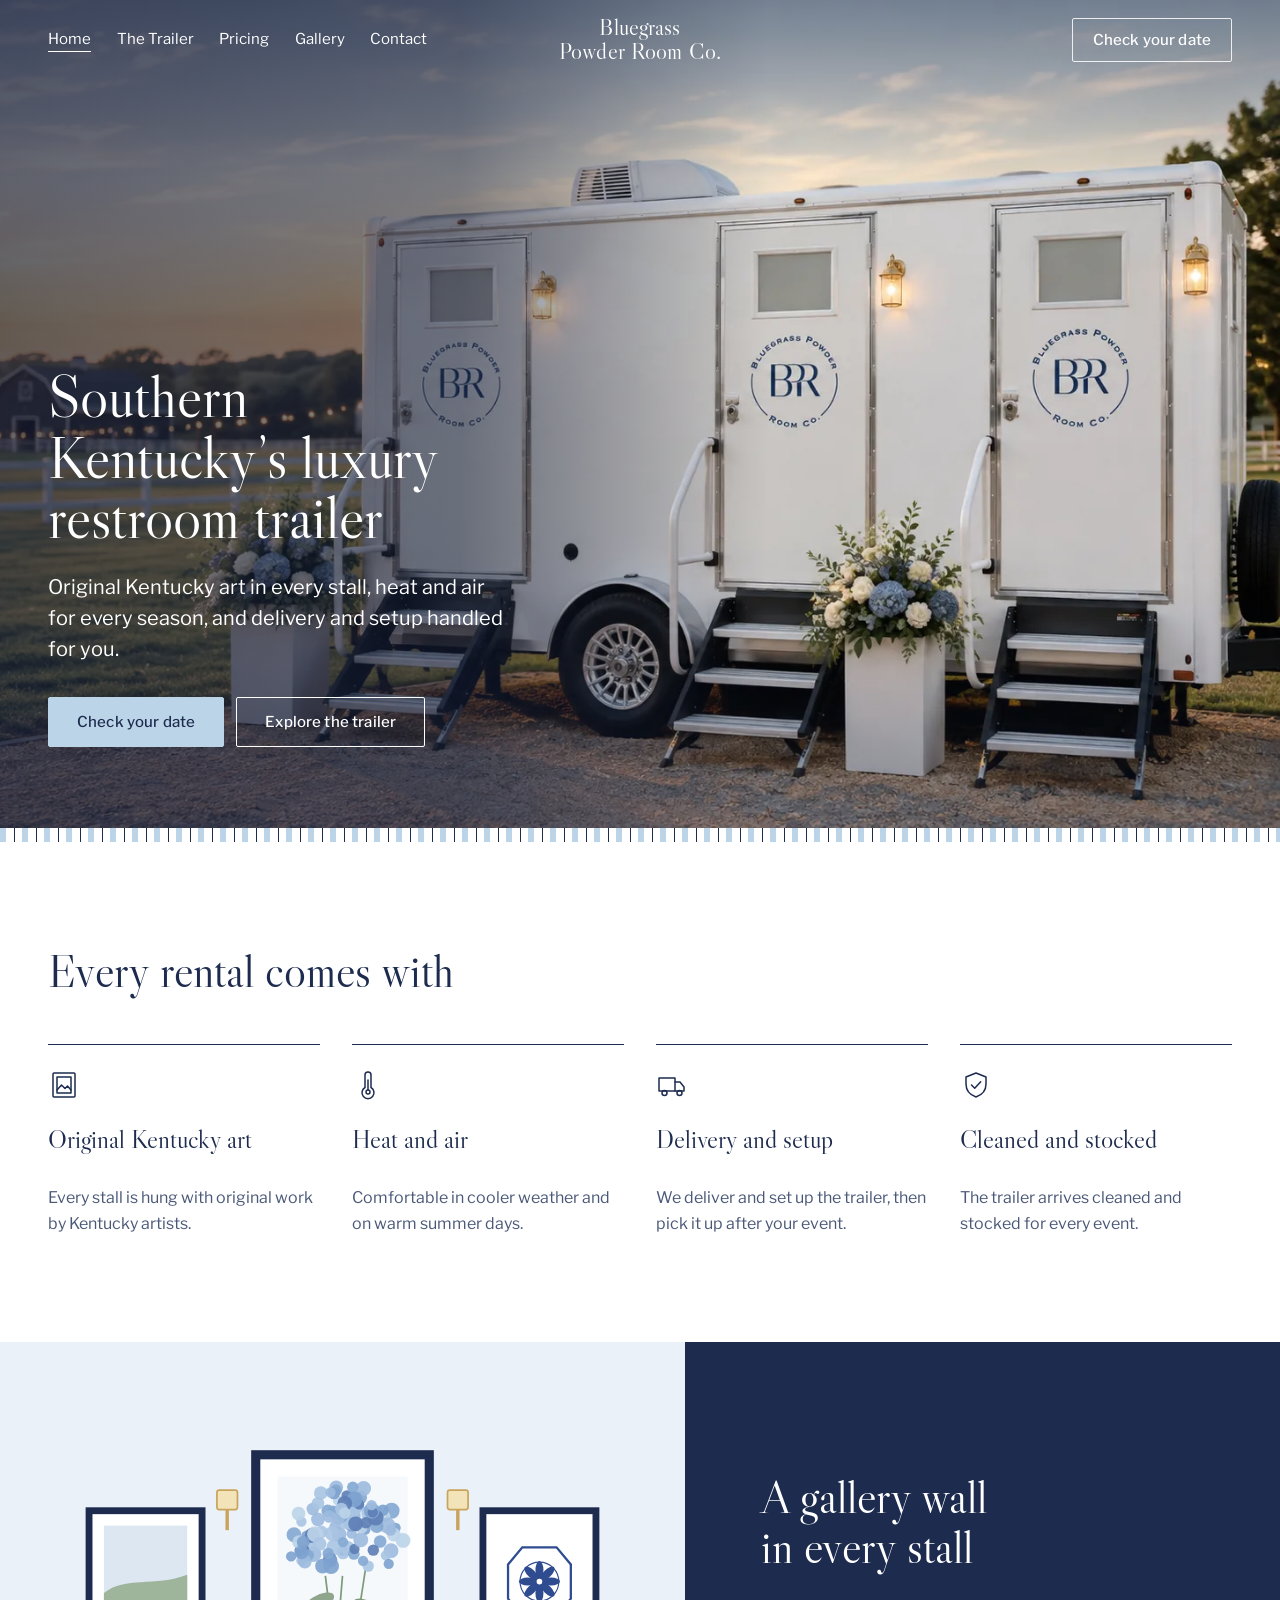
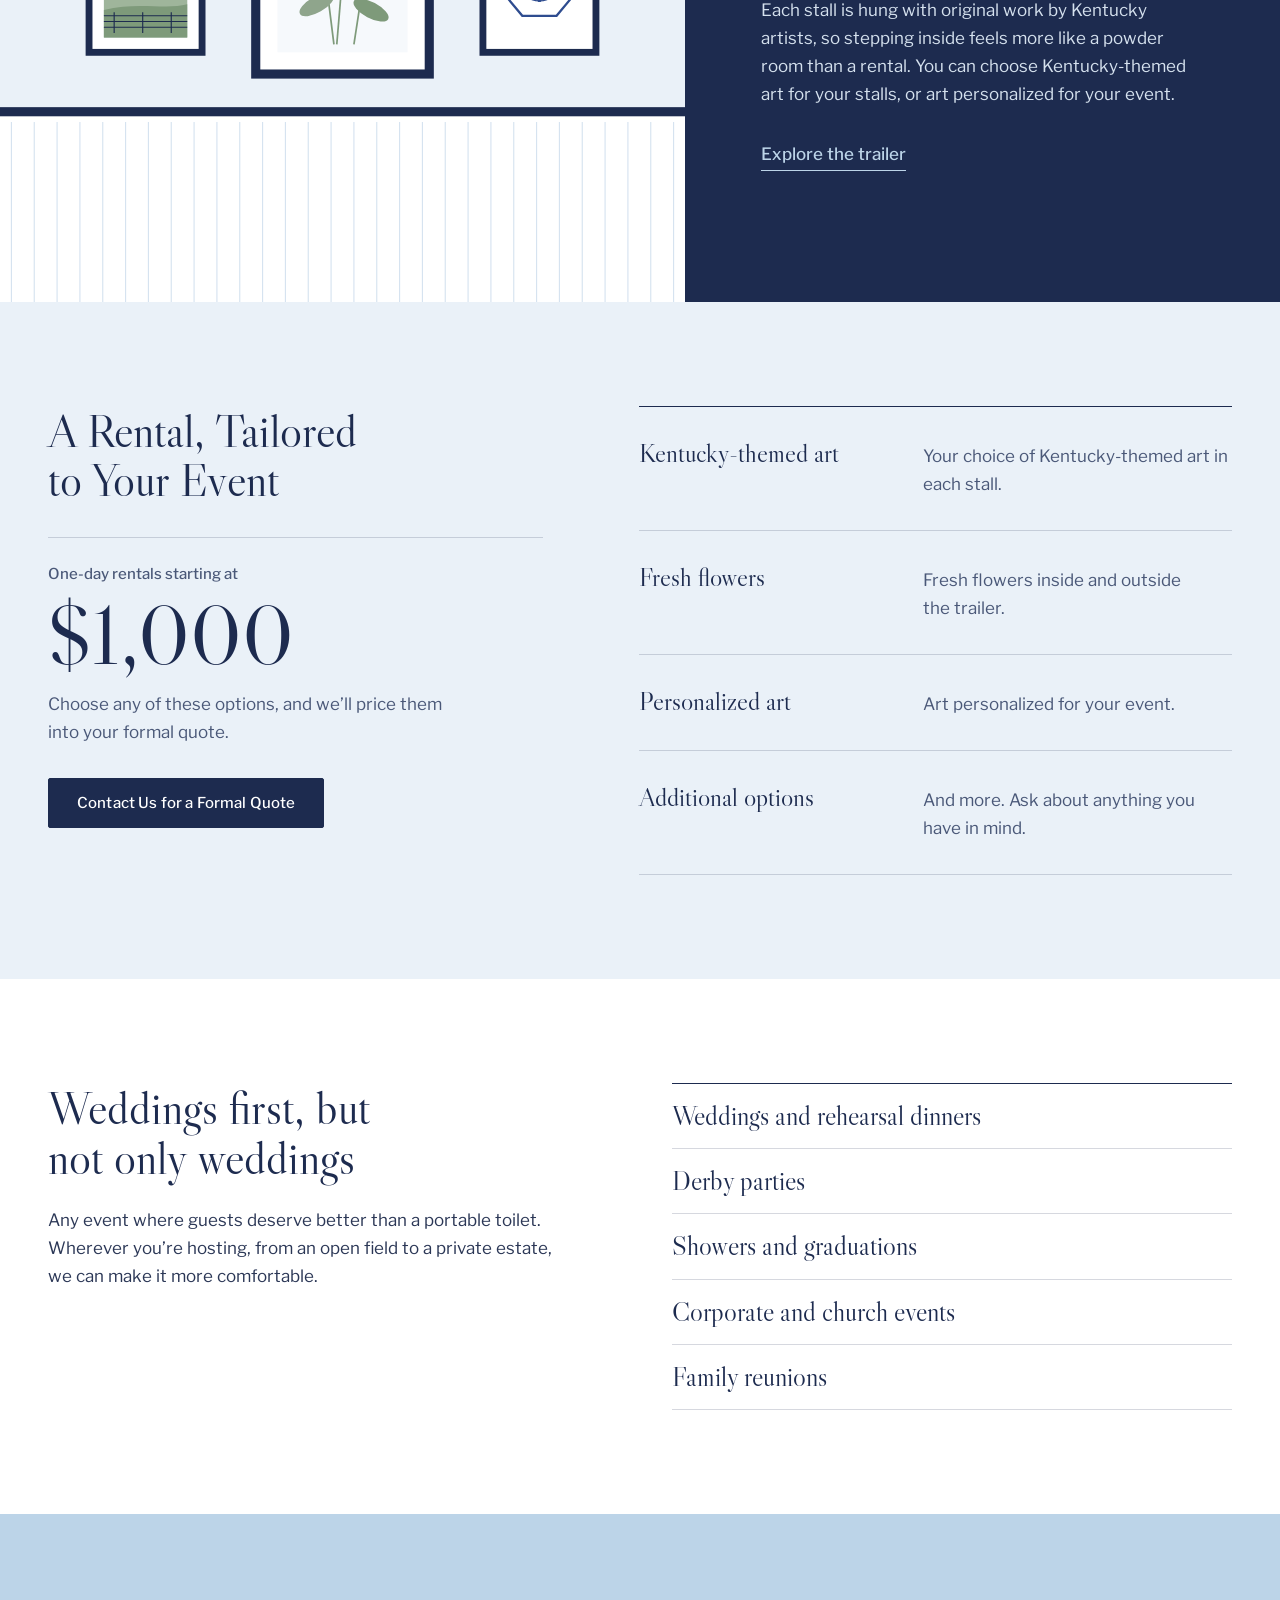
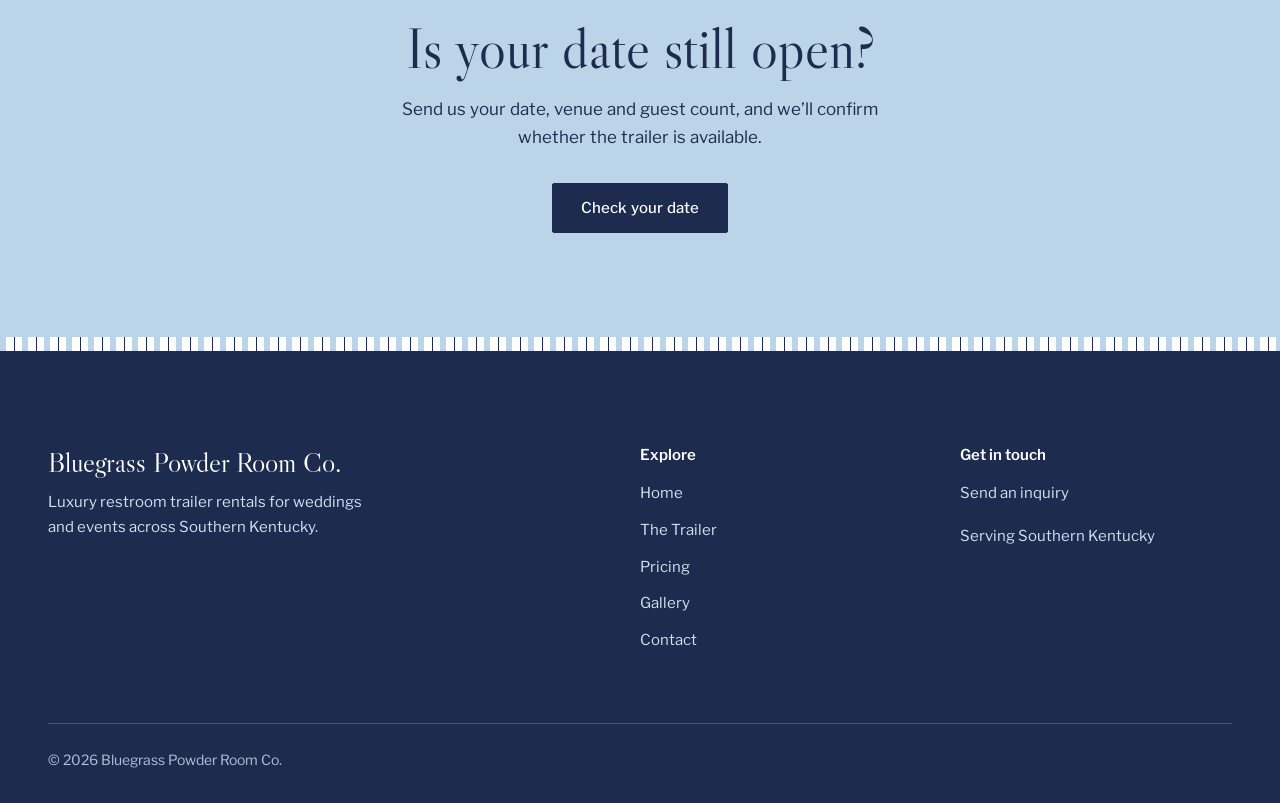
<file: index.html>
<!doctype html>
<html lang="en">
<head>
  <meta charset="utf-8">
  <meta name="viewport" content="width=device-width, initial-scale=1">
  <title>Bluegrass Powder Room Co. | Luxury Restroom Trailer Rentals in Southern Kentucky</title>
  <meta name="description" content="Luxury restroom trailer rentals for weddings and outdoor events in Southern Kentucky, with original Kentucky art in every stall and heat and air for every season.">
  <meta property="og:title" content="Bluegrass Powder Room Co. | Luxury Restroom Trailer Rentals in Southern Kentucky">
  <meta property="og:description" content="Luxury restroom trailer rentals for weddings and outdoor events in Southern Kentucky, with original Kentucky art in every stall and heat and air for every season.">
  <meta property="og:type" content="website">
  <meta name="theme-color" content="#1D2B4F">
  <link rel="icon" href="images/favicon.svg" type="image/svg+xml">
  <link rel="preconnect" href="https://fonts.googleapis.com">
  <link rel="preconnect" href="https://fonts.gstatic.com" crossorigin>
  <link rel="stylesheet" href="https://fonts.googleapis.com/css2?family=Libre+Caslon+Display&family=Libre+Franklin:wght@400;500;600&display=swap">
  <link rel="stylesheet" href="css/styles.css?v=20261015b">
  <link rel="preload" as="image" type="image/webp" media="(min-width: 860px) and (orientation: landscape), (min-width: 1280px)" imagesrcset="images/hero-desktop-960.webp 960w, images/hero-desktop-1672.webp 1672w" imagesizes="100vw">
  <link rel="preload" as="image" type="image/webp" media="(max-width: 859px), (orientation: portrait) and (max-width: 1279px)" imagesrcset="images/hero-mobile-600.webp 600w, images/hero-mobile-1122.webp 1122w" imagesizes="100vw">
  <script>
    /* Enable scroll reveals only when motion is welcome and the browser can run them.
       If site.js hasn't started within 3 seconds, show everything. */
    (function (root) {
      if (window.matchMedia && matchMedia("(prefers-reduced-motion: no-preference)").matches && "IntersectionObserver" in window) {
        root.classList.add("motion-ok");
        setTimeout(function () { if (!window.siteRevealReady) root.classList.remove("motion-ok"); }, 3000);
      }
    })(document.documentElement);
  </script>
  <script src="js/site.js?v=20261015b" defer></script>
</head><body>
  <a class="skip-link" href="#main">Skip to content</a>

  <header class="site-header site-header--overlay">
    <div class="container site-header__inner">
      <button class="menu-toggle" type="button" aria-expanded="false" aria-controls="site-nav">
        <span class="menu-toggle__icon" aria-hidden="true"><span></span><span></span></span>
        <span class="menu-toggle__label">Menu</span>
      </button>
      <nav class="site-nav" id="site-nav" aria-label="Main">
        <ul class="site-nav__list">
          <li><a class="site-nav__link" href="index.html" aria-current="page">Home</a></li>
          <li><a class="site-nav__link" href="trailer.html">The Trailer</a></li>
          <li><a class="site-nav__link" href="pricing.html">Pricing</a></li>
          <li><a class="site-nav__link" href="gallery.html">Gallery</a></li>
          <li><a class="site-nav__link" href="contact.html">Contact</a></li>
          <li class="site-nav__item--mobile"><a class="btn btn--primary site-nav__cta" href="contact.html">Check your date</a></li>
        </ul>
      </nav>
      <a class="brand" href="index.html" aria-label="Bluegrass Powder Room Co. home">
        <span class="brand__line">Bluegrass</span>
        <span class="brand__line">Powder Room Co.</span>
      </a>
      <a class="btn header-cta" href="contact.html">Check your date</a>
    </div>
  </header>

  <main id="main">
    <section class="hero on-dark" aria-labelledby="hero-title">
      <div class="hero__media">
        <!-- Portrait photo on phones and portrait tablets, wide photo everywhere else.
             The media query matches the stacked hero layout in styles.css. -->
        <picture>
          <source media="(max-width: 859px), (orientation: portrait) and (max-width: 1279px)" type="image/webp" srcset="images/hero-mobile-600.webp 600w, images/hero-mobile-1122.webp 1122w" sizes="100vw">
          <source media="(max-width: 859px), (orientation: portrait) and (max-width: 1279px)" srcset="images/hero-mobile-600.jpg 600w, images/hero-mobile-1122.jpg 1122w" sizes="100vw">
          <source type="image/webp" srcset="images/hero-desktop-960.webp 960w, images/hero-desktop-1672.webp 1672w" sizes="100vw">
          <img fetchpriority="high" src="images/hero-desktop-1672.jpg"
               srcset="images/hero-desktop-960.jpg 960w, images/hero-desktop-1672.jpg 1672w"
               sizes="100vw" width="1672" height="940"
               alt="White restroom trailer with three doors marked with the Bluegrass Powder Room Co. monogram, set on gravel with hydrangea planters at sunset">
        </picture>
      </div>
      <div class="container hero__content">
        <h1 class="hero__title" id="hero-title">Southern Kentucky’s luxury restroom trailer</h1>
        <p class="hero__text">Original Kentucky art in every stall, heat and air for every season, and delivery and setup handled for you.</p>
        <div class="btn-row">
          <a class="btn btn--light" href="contact.html">Check your date</a>
          <a class="btn btn--outline" href="trailer.html">Explore the trailer</a>
        </div>
      </div>
    </section>
    <div class="ticking" aria-hidden="true"></div>

    <section class="section" aria-labelledby="includes-title">
      <div class="container">
        <div class="section-head" data-reveal>
          <h2 id="includes-title">Every rental comes with</h2>
        </div>
        <ul class="features" data-reveal-group>
          <li class="feature" data-reveal>
            <svg class="feature__icon" viewBox="0 0 32 32" aria-hidden="true"><rect x="5" y="4" width="22" height="24" rx="1"/><rect x="9" y="8" width="14" height="16"/><path d="M9 21l4.5-5 3.5 3.5 2.5-2.5 3.5 4"/></svg>
            <h3 class="feature__title">Original Kentucky art</h3>
            <p class="feature__text">Every stall is hung with original work by Kentucky artists.</p>
          </li>
          <li class="feature" data-reveal>
            <svg class="feature__icon" viewBox="0 0 32 32" aria-hidden="true"><path d="M13 6a3 3 0 0 1 6 0v12.5a6 6 0 1 1-6 0z"/><path d="M16 11v10"/><circle cx="16" cy="23" r="2"/></svg>
            <h3 class="feature__title">Heat and air</h3>
            <p class="feature__text">Comfortable in cooler weather and on warm summer days.</p>
          </li>
          <li class="feature" data-reveal>
            <svg class="feature__icon" viewBox="0 0 32 32" aria-hidden="true"><path d="M3 9h16v13H3z"/><path d="M19 13h5l4 5v4h-9"/><circle cx="8.5" cy="24" r="2.5"/><circle cx="23.5" cy="24" r="2.5"/></svg>
            <h3 class="feature__title">Delivery and setup</h3>
            <p class="feature__text">We deliver and set up the trailer, then pick it up after your event.</p>
          </li>
          <li class="feature" data-reveal>
            <svg class="feature__icon" viewBox="0 0 32 32" aria-hidden="true"><path d="M16 4l10 4v7c0 6.5-4.3 11-10 13-5.7-2-10-6.5-10-13V8z"/><path d="M11.5 16l3.2 3.2 6-6.5"/></svg>
            <h3 class="feature__title">Cleaned and stocked</h3>
            <p class="feature__text">The trailer arrives cleaned and stocked for every event.</p>
          </li>
        </ul>
      </div>
    </section>

    <section class="split on-dark" aria-labelledby="art-title">
      <div class="split__media" data-reveal>
        <!-- REPLACE: illustration standing in for a real stall-interior photo.
             Swap for <img src="images/stall-interior.jpg" alt="Describe the stall and its artwork" loading="lazy"> -->
        <img src="images/stall-art-illustration.svg" alt="" width="1200" height="1000" loading="lazy">
      </div>
      <div class="split__body" data-reveal>
        <h2 id="art-title">A gallery wall in every stall</h2>
        <p>Each stall is hung with original work by Kentucky artists, so stepping inside feels more like a powder room than a rental. You can choose Kentucky-themed art for your stalls, or art personalized for your event.</p>
        <a class="text-link" href="trailer.html">Explore the trailer</a>
      </div>
    </section>

    <section class="section section--mist" aria-labelledby="pricing-title">
      <div class="container">
        <div class="rental" data-reveal-group>
          <div class="rental__intro" data-reveal>
            <h2 id="pricing-title">A Rental, Tailored to Your Event</h2>
            <p class="rental__price">
              <span class="rental__price-label">One-day rentals starting at</span>
              <span class="rental__price-amount">$1,000</span>
            </p>
            <p class="rental__text">Choose any of these options, and we’ll price them into your formal quote.</p>
          </div>
          <div class="rental__options" data-reveal>
            <ul class="rental-options">
              <li class="rental-option">
                <h3 class="rental-option__name">Kentucky-themed art</h3>
                <p>Your choice of Kentucky-themed art in each stall.</p>
              </li>
              <li class="rental-option">
                <h3 class="rental-option__name">Fresh flowers</h3>
                <p>Fresh flowers inside and outside the trailer.</p>
              </li>
              <li class="rental-option">
                <h3 class="rental-option__name">Personalized art</h3>
                <p>Art personalized for your event.</p>
              </li>
              <li class="rental-option">
                <h3 class="rental-option__name">Additional options</h3>
                <p>And more. Ask about anything you have in mind.</p>
              </li>
            </ul>
          </div>
          <p class="rental__cta" data-reveal><a class="btn btn--primary" href="contact.html">Contact Us for a Formal Quote</a></p>
        </div>
      </div>
    </section>

    <section class="section" aria-labelledby="events-title">
      <div class="container events" data-reveal-group>
        <div data-reveal>
          <h2 id="events-title">Weddings first, but not only weddings</h2>
          <p>Any event where guests deserve better than a portable toilet. Wherever you’re hosting, from an open field to a private estate, we can make it more comfortable.</p>
        </div>
        <ul class="event-list" data-reveal>
          <li>Weddings and rehearsal dinners</li>
          <li>Derby parties</li>
          <li>Showers and graduations</li>
          <li>Corporate and church events</li>
          <li>Family reunions</li>
        </ul>
      </div>
    </section>

    <section class="section closer" aria-labelledby="closer-title">
      <div class="container" data-reveal>
        <h2 id="closer-title">Is your date still open?</h2>
        <p>Send us your date, venue and guest count, and we’ll confirm whether the trailer is available.</p>
        <a class="btn btn--primary" href="contact.html">Check your date</a>
      </div>
    </section>
  </main>

  <div class="ticking" aria-hidden="true"></div>
  <footer class="site-footer">
    <div class="container">
      <div class="site-footer__grid" data-reveal>
        <div>
          <p class="footer-brand">Bluegrass Powder Room Co.</p>
          <p class="footer-tagline">Luxury restroom trailer rentals for weddings and events across Southern Kentucky.</p>
        </div>
        <nav aria-label="Footer">
          <h2 class="footer-heading">Explore</h2>
          <ul class="footer-links">
            <li><a href="index.html">Home</a></li>
            <li><a href="trailer.html">The Trailer</a></li>
            <li><a href="pricing.html">Pricing</a></li>
            <li><a href="gallery.html">Gallery</a></li>
            <li><a href="contact.html">Contact</a></li>
          </ul>
        </nav>
        <div>
          <h2 class="footer-heading">Get in touch</h2>
          <ul class="footer-links">
            <li><a href="contact.html">Send an inquiry</a></li>
            <!-- CONTACT DETAILS: add once confirmed by the owner, for example:
            <li><a href="tel:+1XXXXXXXXXX">(XXX) XXX-XXXX</a></li>
            <li><a href="mailto:name@yourdomain.com">name@yourdomain.com</a></li>
            SOCIAL: add only for profiles that exist, for example:
            <li><a href="https://www.instagram.com/yourhandle">Instagram</a></li>
            -->
          </ul>
          <p class="footer-area">Serving Southern Kentucky</p>
        </div>
      </div>
      <p class="site-footer__base">&copy; 2026 Bluegrass Powder Room Co.</p>
    </div>
  </footer>
</body>
</html>
</file>
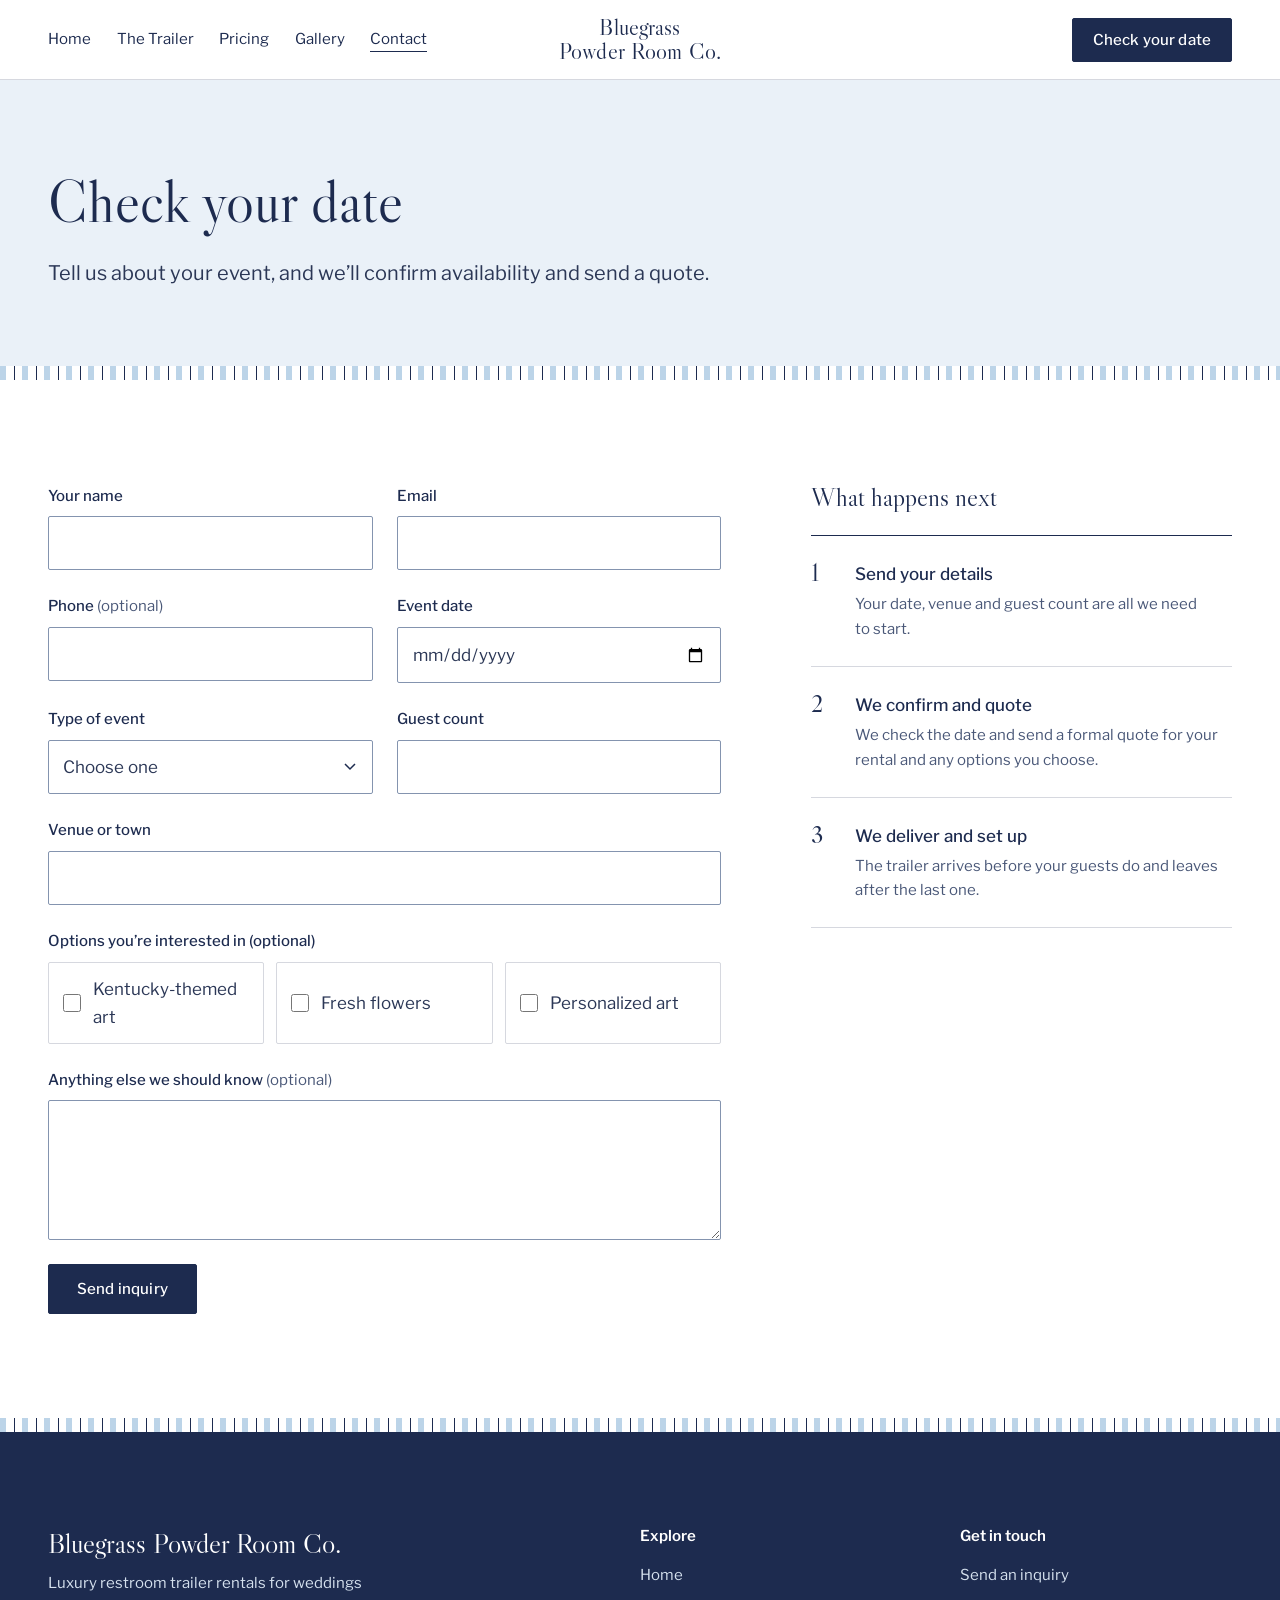
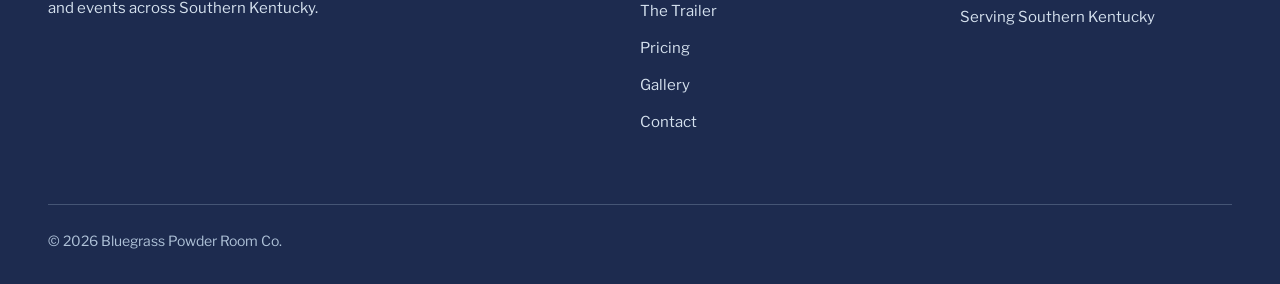
<file: contact.html>
<!doctype html>
<html lang="en">
<head>
  <meta charset="utf-8">
  <meta name="viewport" content="width=device-width, initial-scale=1">
  <title>Check Your Date | Bluegrass Powder Room Co.</title>
  <meta name="description" content="Check availability for a luxury restroom trailer at your Southern Kentucky wedding or event. Send your date, venue and guest count.">
  <meta property="og:title" content="Check Your Date | Bluegrass Powder Room Co.">
  <meta property="og:description" content="Check availability for a luxury restroom trailer at your Southern Kentucky wedding or event. Send your date, venue and guest count.">
  <meta property="og:type" content="website">
  <meta name="theme-color" content="#1D2B4F">
  <link rel="icon" href="images/favicon.svg" type="image/svg+xml">
  <link rel="preconnect" href="https://fonts.googleapis.com">
  <link rel="preconnect" href="https://fonts.gstatic.com" crossorigin>
  <link rel="stylesheet" href="https://fonts.googleapis.com/css2?family=Libre+Caslon+Display&family=Libre+Franklin:wght@400;500;600&display=swap">
  <link rel="stylesheet" href="css/styles.css?v=20261015b">
  <script>
    /* Enable scroll reveals only when motion is welcome and the browser can run them.
       If site.js hasn't started within 3 seconds, show everything. */
    (function (root) {
      if (window.matchMedia && matchMedia("(prefers-reduced-motion: no-preference)").matches && "IntersectionObserver" in window) {
        root.classList.add("motion-ok");
        setTimeout(function () { if (!window.siteRevealReady) root.classList.remove("motion-ok"); }, 3000);
      }
    })(document.documentElement);
  </script>
  <script src="js/site.js?v=20261015b" defer></script>
</head><body>
  <a class="skip-link" href="#main">Skip to content</a>

  <header class="site-header">
    <div class="container site-header__inner">
      <button class="menu-toggle" type="button" aria-expanded="false" aria-controls="site-nav">
        <span class="menu-toggle__icon" aria-hidden="true"><span></span><span></span></span>
        <span class="menu-toggle__label">Menu</span>
      </button>
      <nav class="site-nav" id="site-nav" aria-label="Main">
        <ul class="site-nav__list">
          <li><a class="site-nav__link" href="index.html">Home</a></li>
          <li><a class="site-nav__link" href="trailer.html">The Trailer</a></li>
          <li><a class="site-nav__link" href="pricing.html">Pricing</a></li>
          <li><a class="site-nav__link" href="gallery.html">Gallery</a></li>
          <li><a class="site-nav__link" href="contact.html" aria-current="page">Contact</a></li>
          <li class="site-nav__item--mobile"><a class="btn btn--primary site-nav__cta" href="contact.html">Check your date</a></li>
        </ul>
      </nav>
      <a class="brand" href="index.html" aria-label="Bluegrass Powder Room Co. home">
        <span class="brand__line">Bluegrass</span>
        <span class="brand__line">Powder Room Co.</span>
      </a>
      <a class="btn header-cta" href="contact.html">Check your date</a>
    </div>
  </header>

  <main id="main">
    <section class="page-intro">
      <div class="container">
        <h1>Check your date</h1>
        <p class="lead">Tell us about your event, and we’ll confirm availability and send a quote.</p>
      </div>
    </section>
    <div class="ticking" aria-hidden="true"></div>

    <section class="section">
      <div class="container contact-grid">
        <!-- FORM SETUP: create a free form at formspree.io, then paste its endpoint into data-endpoint
             and action below, e.g. https://formspree.io/f/abcdwxyz. Until then the form validates
             but tells visitors it isn't connected. -->
        <form class="form" data-inquiry-form data-endpoint="" action="" method="post" novalidate aria-labelledby="form-title">
          <h2 id="form-title" class="visually-hidden">Inquiry form</h2>
          <div class="form__row">
              <div class="field">
                <label for="name">Your name</label>
                <input id="name" name="name" type="text" required data-missing="Enter your name." aria-describedby="name-error" autocomplete="name">
                <p class="field__error" id="name-error" hidden></p>
              </div>
              <div class="field">
                <label for="email">Email</label>
                <input id="email" name="email" type="email" required data-missing="Enter your email address." aria-describedby="email-error" autocomplete="email">
                <p class="field__error" id="email-error" hidden></p>
              </div>
          </div>
          <div class="form__row">
              <div class="field">
                <label for="phone">Phone <span class="optional">(optional)</span></label>
                <input id="phone" name="phone" type="tel" aria-describedby="phone-error" autocomplete="tel">
                <p class="field__error" id="phone-error" hidden></p>
              </div>
              <div class="field">
                <label for="event-date">Event date</label>
                <input id="event-date" name="event_date" type="date" required data-missing="Choose your event date." aria-describedby="event-date-error">
                <p class="field__error" id="event-date-error" hidden></p>
              </div>
          </div>
          <div class="form__row">
              <div class="field">
                <label for="event-type">Type of event</label>
                <select id="event-type" name="event_type" required data-missing="Choose a type of event." aria-describedby="event-type-error">
                  <option value="">Choose one</option>
                  <option>Wedding</option>
                  <option>Rehearsal dinner</option>
                  <option>Shower or graduation</option>
                  <option>Derby party</option>
                  <option>Corporate event</option>
                  <option>Church event</option>
                  <option>Family reunion</option>
                  <option>Something else</option>
                </select>
                <p class="field__error" id="event-type-error" hidden></p>
              </div>
              <div class="field">
                <label for="guests">Guest count</label>
                <input id="guests" name="guest_count" type="number" required data-missing="Enter your expected guest count." aria-describedby="guests-error" min="1" inputmode="numeric">
                <p class="field__error" id="guests-error" hidden></p>
              </div>
          </div>
              <div class="field">
                <label for="venue">Venue or town</label>
                <input id="venue" name="venue" type="text" required data-missing="Enter your venue or town." aria-describedby="venue-error">
                <p class="field__error" id="venue-error" hidden></p>
              </div>
          <fieldset class="fieldset">
            <legend>Options you’re interested in <span class="optional">(optional)</span></legend>
            <div class="choices choices--three">
              <label class="choice"><input type="checkbox" name="kentucky_themed_art" value="Yes"> Kentucky-themed art</label>
              <label class="choice"><input type="checkbox" name="fresh_flowers" value="Yes"> Fresh flowers</label>
              <label class="choice"><input type="checkbox" name="personalized_art" value="Yes"> Personalized art</label>
            </div>
          </fieldset>
              <div class="field">
                <label for="message">Anything else we should know <span class="optional">(optional)</span></label>
                <textarea id="message" name="message" aria-describedby="message-error"></textarea>
                <p class="field__error" id="message-error" hidden></p>
              </div>
          <input class="honeypot" type="text" name="_gotcha" tabindex="-1" autocomplete="off" aria-hidden="true">
          <div class="form__submit">
            <button class="btn btn--primary" type="submit">Send inquiry</button>
          </div>
          <p class="form-status" role="status" tabindex="-1" hidden></p>
        </form>

        <aside class="next-steps" data-reveal aria-labelledby="next-title">
          <h2 id="next-title">What happens next</h2>
          <ol class="steps">
            <li><div><strong>Send your details</strong><p>Your date, venue and guest count are all we need to start.</p></div></li>
            <li><div><strong>We confirm and quote</strong><p>We check the date and send a formal quote for your rental and any options you choose.</p></div></li>
            <li><div><strong>We deliver and set up</strong><p>The trailer arrives before your guests do and leaves after the last one.</p></div></li>
          </ol>
          <!-- CONTACT DETAILS: once confirmed, add a line here such as
          <p style="margin-top:24px">Prefer to talk? Call <a class="text-link" href="tel:+1XXXXXXXXXX">(XXX) XXX-XXXX</a>.</p> -->
        </aside>
      </div>
    </section>
  </main>

  <div class="ticking" aria-hidden="true"></div>
  <footer class="site-footer">
    <div class="container">
      <div class="site-footer__grid" data-reveal>
        <div>
          <p class="footer-brand">Bluegrass Powder Room Co.</p>
          <p class="footer-tagline">Luxury restroom trailer rentals for weddings and events across Southern Kentucky.</p>
        </div>
        <nav aria-label="Footer">
          <h2 class="footer-heading">Explore</h2>
          <ul class="footer-links">
            <li><a href="index.html">Home</a></li>
            <li><a href="trailer.html">The Trailer</a></li>
            <li><a href="pricing.html">Pricing</a></li>
            <li><a href="gallery.html">Gallery</a></li>
            <li><a href="contact.html">Contact</a></li>
          </ul>
        </nav>
        <div>
          <h2 class="footer-heading">Get in touch</h2>
          <ul class="footer-links">
            <li><a href="contact.html">Send an inquiry</a></li>
            <!-- CONTACT DETAILS: add once confirmed by the owner, for example:
            <li><a href="tel:+1XXXXXXXXXX">(XXX) XXX-XXXX</a></li>
            <li><a href="mailto:name@yourdomain.com">name@yourdomain.com</a></li>
            SOCIAL: add only for profiles that exist, for example:
            <li><a href="https://www.instagram.com/yourhandle">Instagram</a></li>
            -->
          </ul>
          <p class="footer-area">Serving Southern Kentucky</p>
        </div>
      </div>
      <p class="site-footer__base">&copy; 2026 Bluegrass Powder Room Co.</p>
    </div>
  </footer>
</body>
</html>
</file>
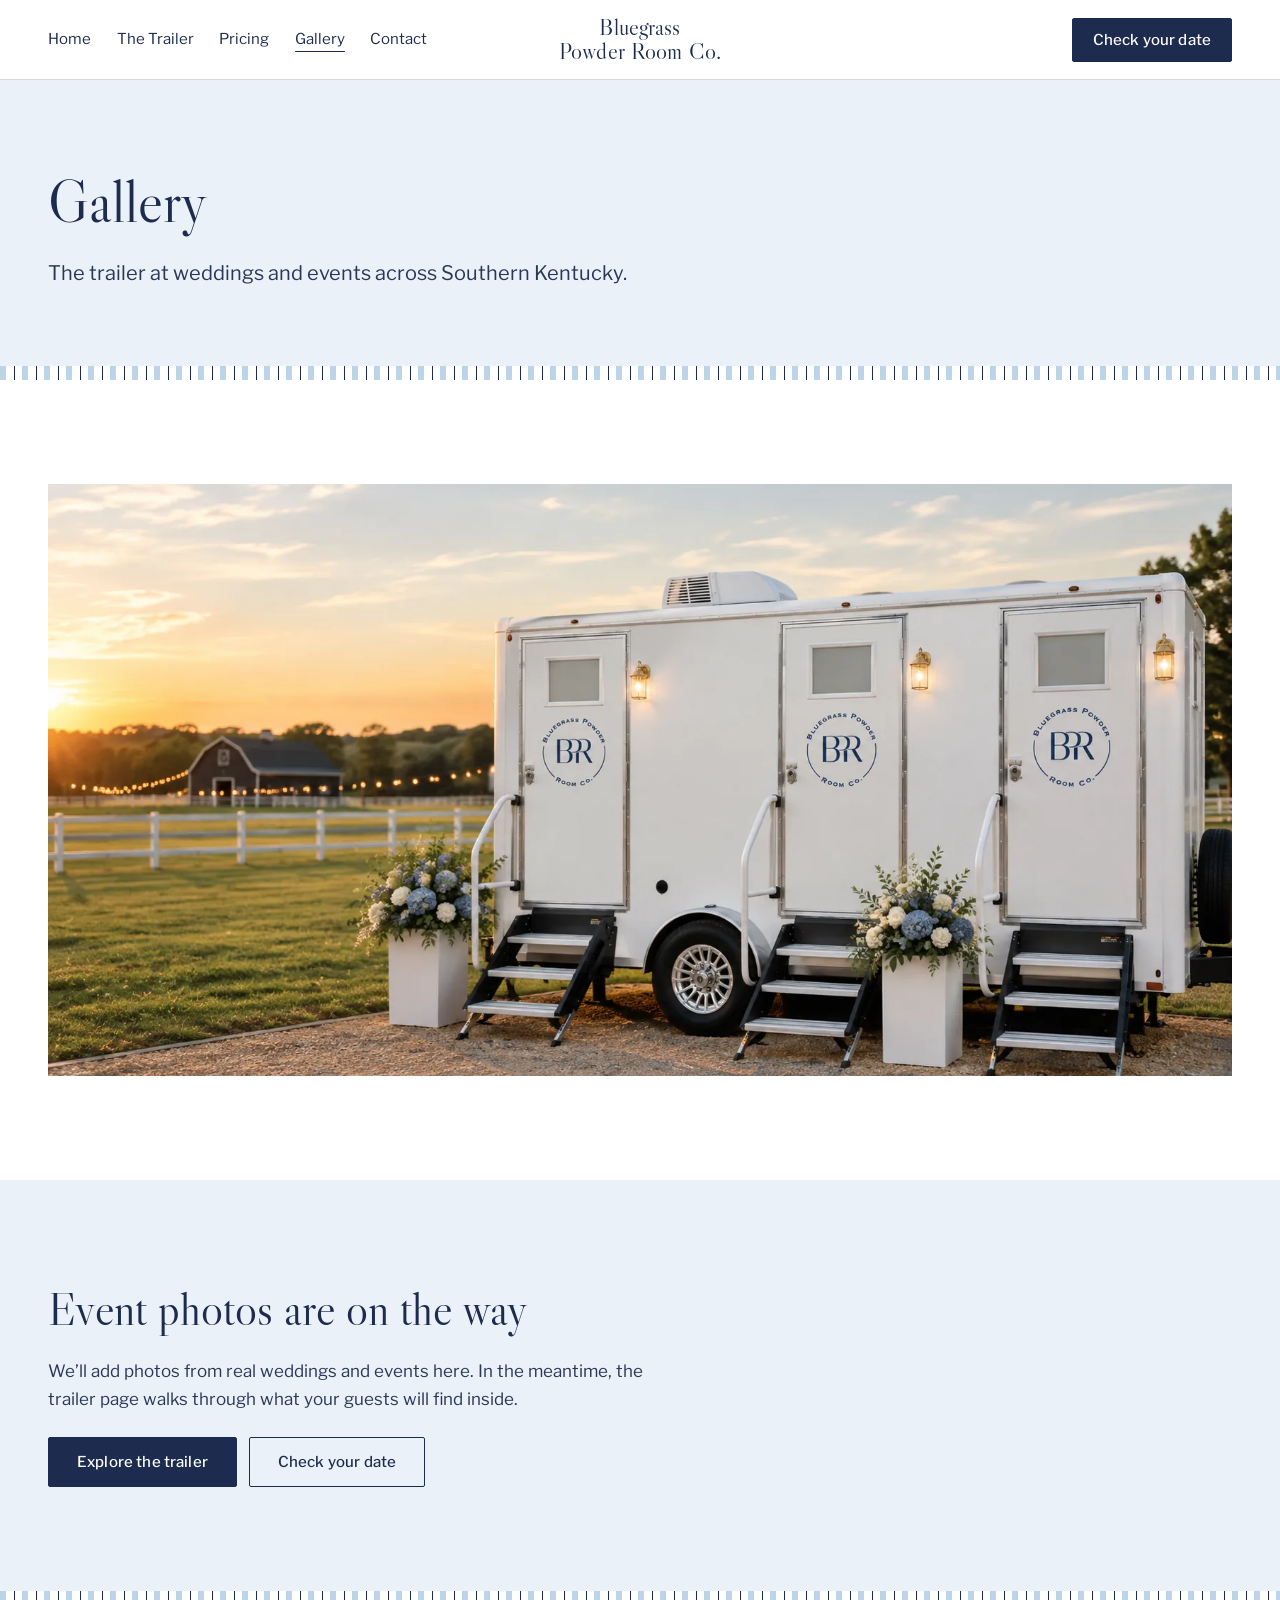
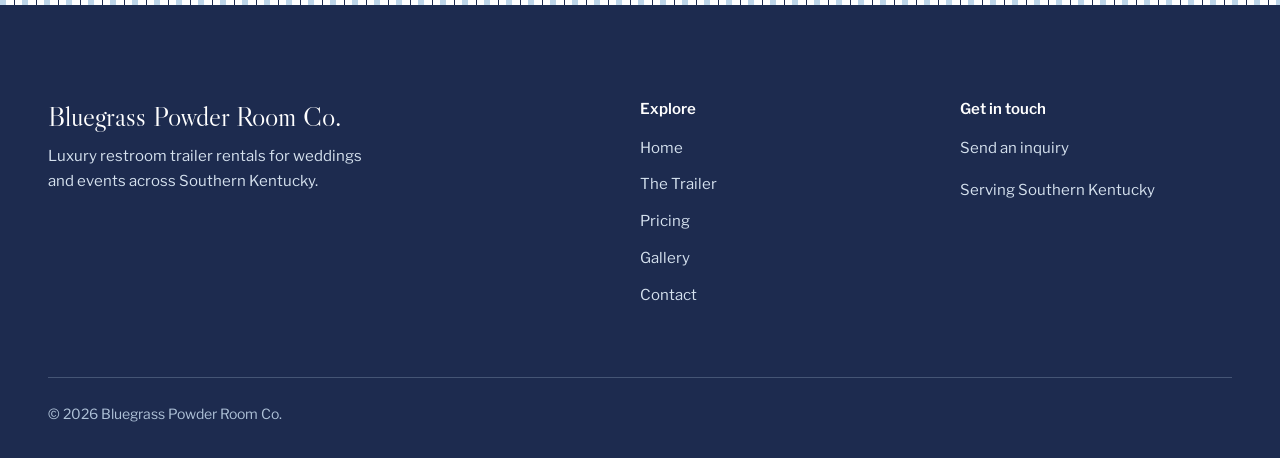
<file: gallery.html>
<!doctype html>
<html lang="en">
<head>
  <meta charset="utf-8">
  <meta name="viewport" content="width=device-width, initial-scale=1">
  <title>Gallery | Bluegrass Powder Room Co.</title>
  <meta name="description" content="Photos of our luxury restroom trailer at weddings and events across Southern Kentucky.">
  <meta property="og:title" content="Gallery | Bluegrass Powder Room Co.">
  <meta property="og:description" content="Photos of our luxury restroom trailer at weddings and events across Southern Kentucky.">
  <meta property="og:type" content="website">
  <meta name="theme-color" content="#1D2B4F">
  <link rel="icon" href="images/favicon.svg" type="image/svg+xml">
  <link rel="preconnect" href="https://fonts.googleapis.com">
  <link rel="preconnect" href="https://fonts.gstatic.com" crossorigin>
  <link rel="stylesheet" href="https://fonts.googleapis.com/css2?family=Libre+Caslon+Display&family=Libre+Franklin:wght@400;500;600&display=swap">
  <link rel="stylesheet" href="css/styles.css?v=20261015b">
  <script>
    /* Enable scroll reveals only when motion is welcome and the browser can run them.
       If site.js hasn't started within 3 seconds, show everything. */
    (function (root) {
      if (window.matchMedia && matchMedia("(prefers-reduced-motion: no-preference)").matches && "IntersectionObserver" in window) {
        root.classList.add("motion-ok");
        setTimeout(function () { if (!window.siteRevealReady) root.classList.remove("motion-ok"); }, 3000);
      }
    })(document.documentElement);
  </script>
  <script src="js/site.js?v=20261015b" defer></script>
</head><body>
  <a class="skip-link" href="#main">Skip to content</a>

  <header class="site-header">
    <div class="container site-header__inner">
      <button class="menu-toggle" type="button" aria-expanded="false" aria-controls="site-nav">
        <span class="menu-toggle__icon" aria-hidden="true"><span></span><span></span></span>
        <span class="menu-toggle__label">Menu</span>
      </button>
      <nav class="site-nav" id="site-nav" aria-label="Main">
        <ul class="site-nav__list">
          <li><a class="site-nav__link" href="index.html">Home</a></li>
          <li><a class="site-nav__link" href="trailer.html">The Trailer</a></li>
          <li><a class="site-nav__link" href="pricing.html">Pricing</a></li>
          <li><a class="site-nav__link" href="gallery.html" aria-current="page">Gallery</a></li>
          <li><a class="site-nav__link" href="contact.html">Contact</a></li>
          <li class="site-nav__item--mobile"><a class="btn btn--primary site-nav__cta" href="contact.html">Check your date</a></li>
        </ul>
      </nav>
      <a class="brand" href="index.html" aria-label="Bluegrass Powder Room Co. home">
        <span class="brand__line">Bluegrass</span>
        <span class="brand__line">Powder Room Co.</span>
      </a>
      <a class="btn header-cta" href="contact.html">Check your date</a>
    </div>
  </header>

  <main id="main">
    <section class="page-intro">
      <div class="container">
        <h1>Gallery</h1>
        <p class="lead">The trailer at weddings and events across Southern Kentucky.</p>
      </div>
    </section>
    <div class="ticking" aria-hidden="true"></div>

    <section class="section" aria-label="Photos">
      <div class="container">
        <figure class="wide-photo" data-reveal>
                    <picture>
            <source type="image/webp" srcset="images/hero-desktop-960.webp 960w, images/hero-desktop-1672.webp 1672w" sizes="100vw">
            <img src="images/hero-desktop-1672.jpg"
               srcset="images/hero-desktop-960.jpg 960w, images/hero-desktop-1672.jpg 1672w"
               sizes="100vw" width="1672" height="940"
               alt="White restroom trailer with three doors marked with the Bluegrass Powder Room Co. monogram, set on gravel with hydrangea planters at sunset" loading="lazy">
          </picture>
        </figure>
        <!-- ADD EVENT PHOTOS HERE as they come in, for example:
        <div class="gallery-grid" style="margin-top:16px">
          <img src="images/gallery/smith-wedding-1.jpg" alt="Describe the photo" width="800" height="1000" loading="lazy">
        </div>
        -->
      </div>
    </section>

    <section class="section section--mist" aria-labelledby="more-title">
      <div class="container empty-state" data-reveal>
        <h2 id="more-title">Event photos are on the way</h2>
        <p>We’ll add photos from real weddings and events here. In the meantime, the trailer page walks through what your guests will find inside.</p>
        <div class="btn-row">
          <a class="btn btn--primary" href="trailer.html">Explore the trailer</a>
          <a class="btn btn--outline" href="contact.html">Check your date</a>
        </div>
      </div>
    </section>
  </main>

  <div class="ticking" aria-hidden="true"></div>
  <footer class="site-footer">
    <div class="container">
      <div class="site-footer__grid" data-reveal>
        <div>
          <p class="footer-brand">Bluegrass Powder Room Co.</p>
          <p class="footer-tagline">Luxury restroom trailer rentals for weddings and events across Southern Kentucky.</p>
        </div>
        <nav aria-label="Footer">
          <h2 class="footer-heading">Explore</h2>
          <ul class="footer-links">
            <li><a href="index.html">Home</a></li>
            <li><a href="trailer.html">The Trailer</a></li>
            <li><a href="pricing.html">Pricing</a></li>
            <li><a href="gallery.html">Gallery</a></li>
            <li><a href="contact.html">Contact</a></li>
          </ul>
        </nav>
        <div>
          <h2 class="footer-heading">Get in touch</h2>
          <ul class="footer-links">
            <li><a href="contact.html">Send an inquiry</a></li>
            <!-- CONTACT DETAILS: add once confirmed by the owner, for example:
            <li><a href="tel:+1XXXXXXXXXX">(XXX) XXX-XXXX</a></li>
            <li><a href="mailto:name@yourdomain.com">name@yourdomain.com</a></li>
            SOCIAL: add only for profiles that exist, for example:
            <li><a href="https://www.instagram.com/yourhandle">Instagram</a></li>
            -->
          </ul>
          <p class="footer-area">Serving Southern Kentucky</p>
        </div>
      </div>
      <p class="site-footer__base">&copy; 2026 Bluegrass Powder Room Co.</p>
    </div>
  </footer>
</body>
</html>
</file>
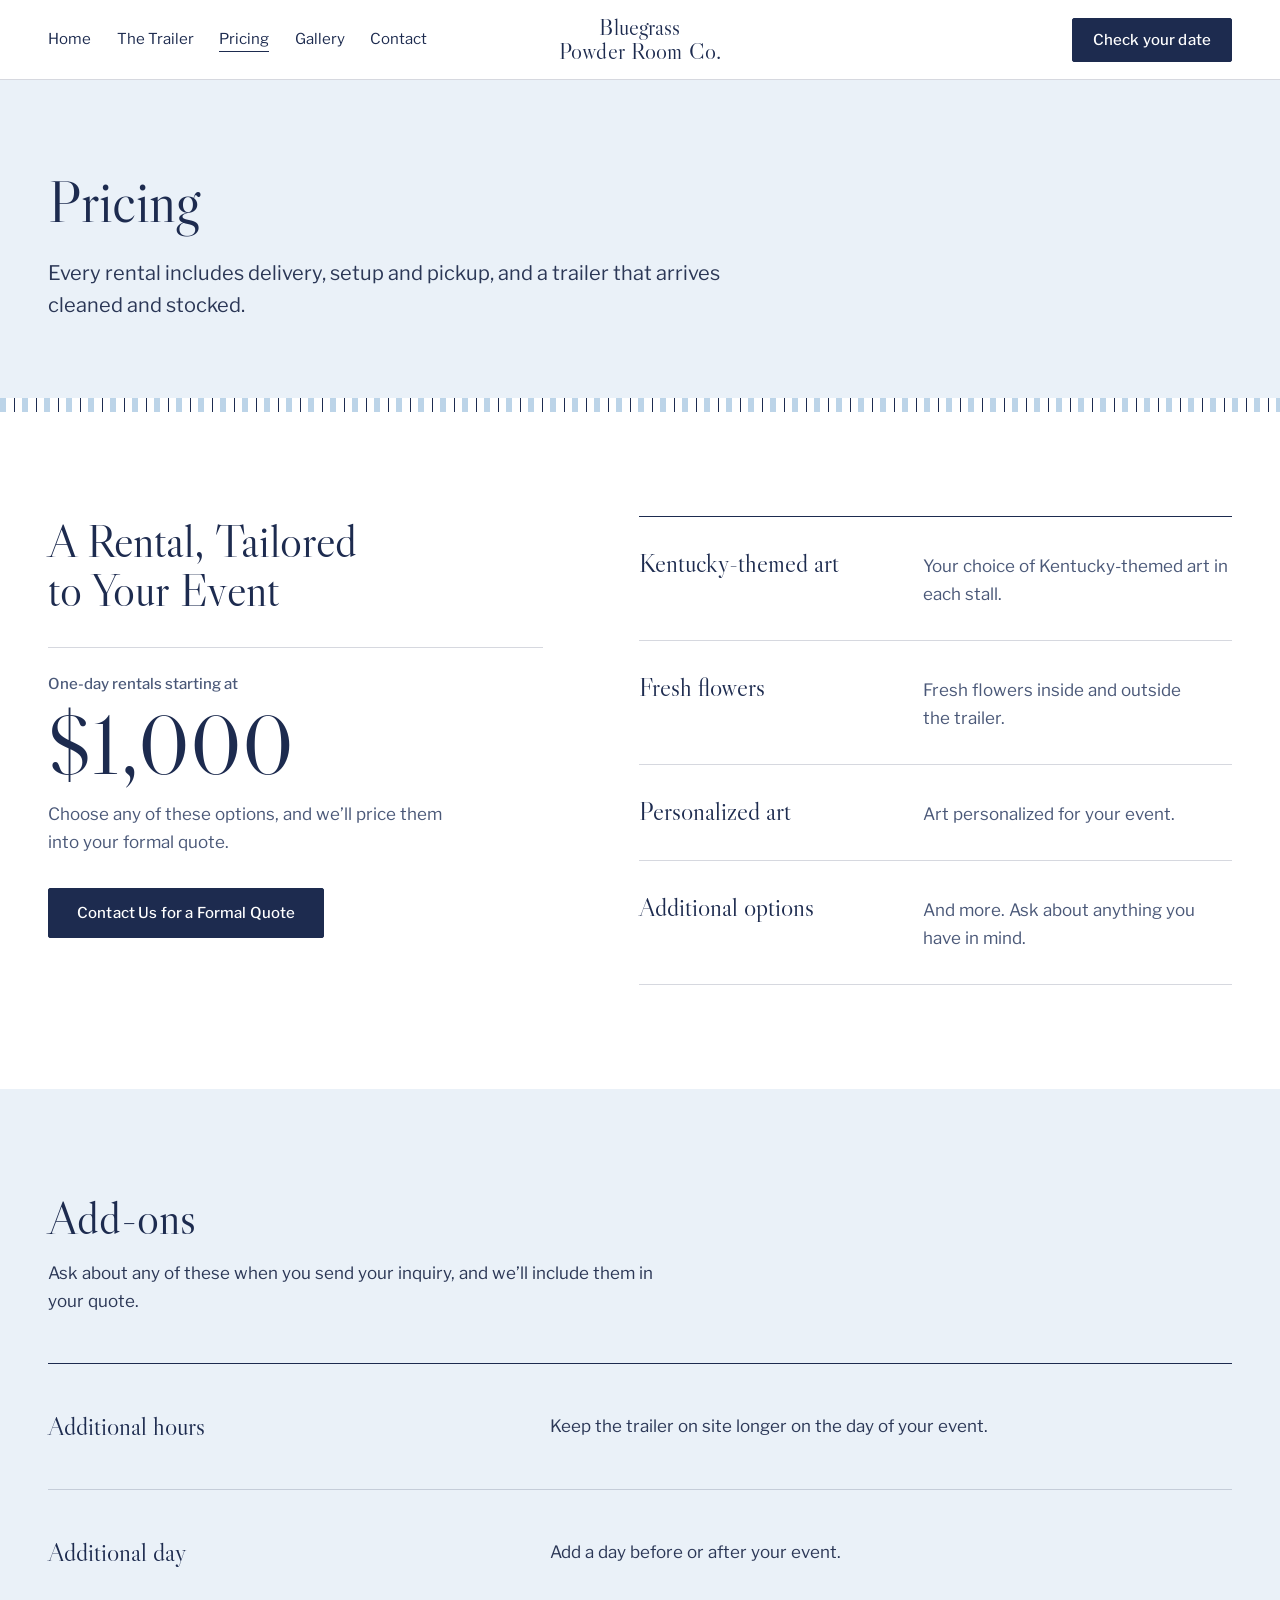
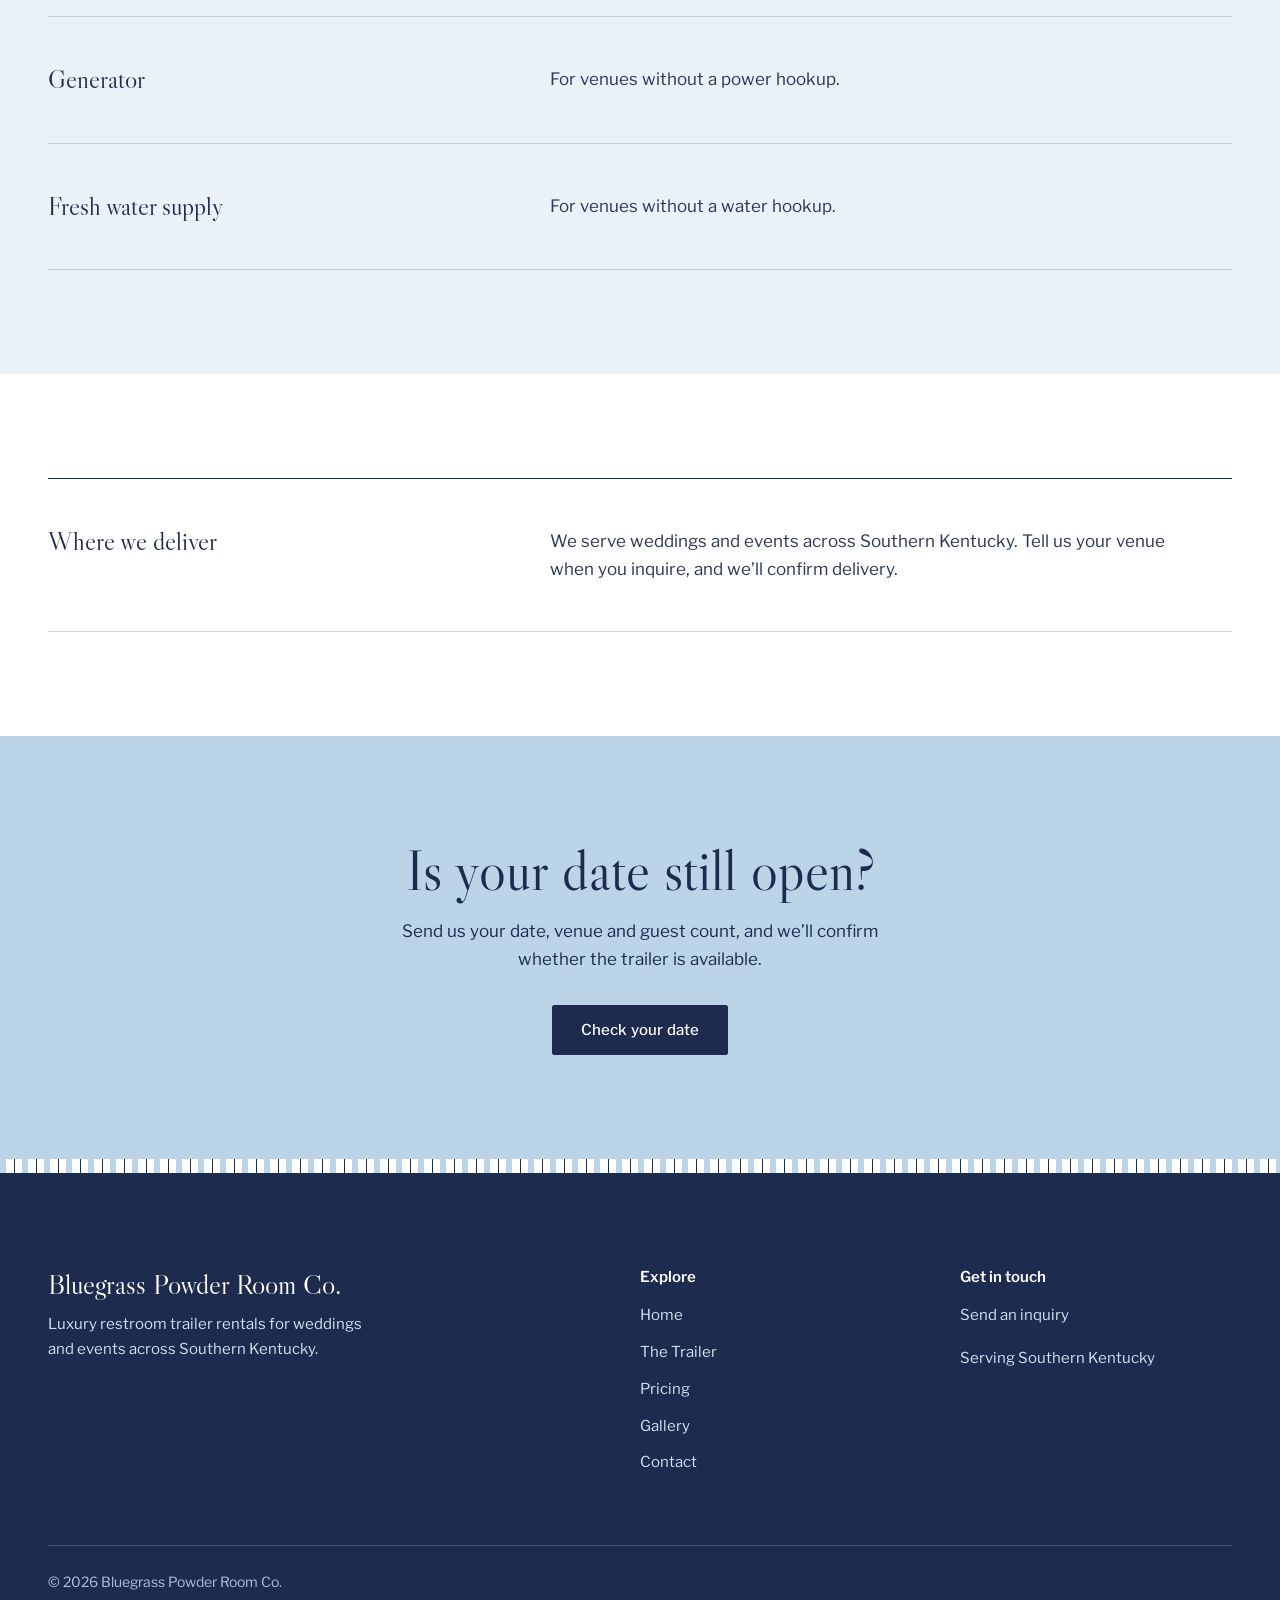
<file: pricing.html>
<!doctype html>
<html lang="en">
<head>
  <meta charset="utf-8">
  <meta name="viewport" content="width=device-width, initial-scale=1">
  <title>Pricing | Bluegrass Powder Room Co.</title>
  <meta name="description" content="Luxury restroom trailer rentals for Southern Kentucky weddings and events. One-day rentals start at $1,000. Contact us for a formal quote.">
  <meta property="og:title" content="Pricing | Bluegrass Powder Room Co.">
  <meta property="og:description" content="Luxury restroom trailer rentals for Southern Kentucky weddings and events. One-day rentals start at $1,000. Contact us for a formal quote.">
  <meta property="og:type" content="website">
  <meta name="theme-color" content="#1D2B4F">
  <link rel="icon" href="images/favicon.svg" type="image/svg+xml">
  <link rel="preconnect" href="https://fonts.googleapis.com">
  <link rel="preconnect" href="https://fonts.gstatic.com" crossorigin>
  <link rel="stylesheet" href="https://fonts.googleapis.com/css2?family=Libre+Caslon+Display&family=Libre+Franklin:wght@400;500;600&display=swap">
  <link rel="stylesheet" href="css/styles.css?v=20261015b">
  <script>
    /* Enable scroll reveals only when motion is welcome and the browser can run them.
       If site.js hasn't started within 3 seconds, show everything. */
    (function (root) {
      if (window.matchMedia && matchMedia("(prefers-reduced-motion: no-preference)").matches && "IntersectionObserver" in window) {
        root.classList.add("motion-ok");
        setTimeout(function () { if (!window.siteRevealReady) root.classList.remove("motion-ok"); }, 3000);
      }
    })(document.documentElement);
  </script>
  <script src="js/site.js?v=20261015b" defer></script>
</head><body>
  <a class="skip-link" href="#main">Skip to content</a>

  <header class="site-header">
    <div class="container site-header__inner">
      <button class="menu-toggle" type="button" aria-expanded="false" aria-controls="site-nav">
        <span class="menu-toggle__icon" aria-hidden="true"><span></span><span></span></span>
        <span class="menu-toggle__label">Menu</span>
      </button>
      <nav class="site-nav" id="site-nav" aria-label="Main">
        <ul class="site-nav__list">
          <li><a class="site-nav__link" href="index.html">Home</a></li>
          <li><a class="site-nav__link" href="trailer.html">The Trailer</a></li>
          <li><a class="site-nav__link" href="pricing.html" aria-current="page">Pricing</a></li>
          <li><a class="site-nav__link" href="gallery.html">Gallery</a></li>
          <li><a class="site-nav__link" href="contact.html">Contact</a></li>
          <li class="site-nav__item--mobile"><a class="btn btn--primary site-nav__cta" href="contact.html">Check your date</a></li>
        </ul>
      </nav>
      <a class="brand" href="index.html" aria-label="Bluegrass Powder Room Co. home">
        <span class="brand__line">Bluegrass</span>
        <span class="brand__line">Powder Room Co.</span>
      </a>
      <a class="btn header-cta" href="contact.html">Check your date</a>
    </div>
  </header>

  <main id="main">
    <section class="page-intro">
      <div class="container">
        <h1>Pricing</h1>
        <p class="lead">Every rental includes delivery, setup and pickup, and a trailer that arrives cleaned and stocked.</p>
      </div>
    </section>
    <div class="ticking" aria-hidden="true"></div>

    <section class="section" aria-labelledby="pricing-title">
      <div class="container">
        <div class="rental" data-reveal-group>
          <div class="rental__intro" data-reveal>
            <h2 id="pricing-title">A Rental, Tailored to Your Event</h2>
            <p class="rental__price">
              <span class="rental__price-label">One-day rentals starting at</span>
              <span class="rental__price-amount">$1,000</span>
            </p>
            <p class="rental__text">Choose any of these options, and we’ll price them into your formal quote.</p>
          </div>
          <div class="rental__options" data-reveal>
            <ul class="rental-options">
              <li class="rental-option">
                <h3 class="rental-option__name">Kentucky-themed art</h3>
                <p>Your choice of Kentucky-themed art in each stall.</p>
              </li>
              <li class="rental-option">
                <h3 class="rental-option__name">Fresh flowers</h3>
                <p>Fresh flowers inside and outside the trailer.</p>
              </li>
              <li class="rental-option">
                <h3 class="rental-option__name">Personalized art</h3>
                <p>Art personalized for your event.</p>
              </li>
              <li class="rental-option">
                <h3 class="rental-option__name">Additional options</h3>
                <p>And more. Ask about anything you have in mind.</p>
              </li>
            </ul>
          </div>
          <p class="rental__cta" data-reveal><a class="btn btn--primary" href="contact.html">Contact Us for a Formal Quote</a></p>
        </div>
      </div>
    </section>

    <section class="section section--mist" aria-labelledby="addons-title">
      <div class="container">
        <div class="section-head" data-reveal>
          <h2 id="addons-title">Add-ons</h2>
          <p>Ask about any of these when you send your inquiry, and we’ll include them in your quote.</p>
        </div>
        <!-- OWNER TO CONFIRM: which add-ons are offered and their prices. -->
        <div class="details" data-reveal-group>
          <div class="detail" data-reveal><h3>Additional hours</h3><p>Keep the trailer on site longer on the day of your event.</p></div>
          <div class="detail" data-reveal><h3>Additional day</h3><p>Add a day before or after your event.</p></div>
          <div class="detail" data-reveal><h3>Generator</h3><p>For venues without a power hookup.</p></div>
          <div class="detail" data-reveal><h3>Fresh water supply</h3><p>For venues without a water hookup.</p></div>
        </div>
      </div>
    </section>

    <section class="section" aria-labelledby="area-title">
      <div class="container">
        <div class="details" data-reveal-group>
          <div class="detail" data-reveal>
            <h2 id="area-title">Where we deliver</h2>
            <p>We serve weddings and events across Southern Kentucky. Tell us your venue when you inquire, and we’ll confirm delivery.</p>
          </div>
        </div>
      </div>
    </section>

    <section class="section closer" aria-labelledby="closer-title">
      <div class="container" data-reveal>
        <h2 id="closer-title">Is your date still open?</h2>
        <p>Send us your date, venue and guest count, and we’ll confirm whether the trailer is available.</p>
        <a class="btn btn--primary" href="contact.html">Check your date</a>
      </div>
    </section>
  </main>

  <div class="ticking" aria-hidden="true"></div>
  <footer class="site-footer">
    <div class="container">
      <div class="site-footer__grid" data-reveal>
        <div>
          <p class="footer-brand">Bluegrass Powder Room Co.</p>
          <p class="footer-tagline">Luxury restroom trailer rentals for weddings and events across Southern Kentucky.</p>
        </div>
        <nav aria-label="Footer">
          <h2 class="footer-heading">Explore</h2>
          <ul class="footer-links">
            <li><a href="index.html">Home</a></li>
            <li><a href="trailer.html">The Trailer</a></li>
            <li><a href="pricing.html">Pricing</a></li>
            <li><a href="gallery.html">Gallery</a></li>
            <li><a href="contact.html">Contact</a></li>
          </ul>
        </nav>
        <div>
          <h2 class="footer-heading">Get in touch</h2>
          <ul class="footer-links">
            <li><a href="contact.html">Send an inquiry</a></li>
            <!-- CONTACT DETAILS: add once confirmed by the owner, for example:
            <li><a href="tel:+1XXXXXXXXXX">(XXX) XXX-XXXX</a></li>
            <li><a href="mailto:name@yourdomain.com">name@yourdomain.com</a></li>
            SOCIAL: add only for profiles that exist, for example:
            <li><a href="https://www.instagram.com/yourhandle">Instagram</a></li>
            -->
          </ul>
          <p class="footer-area">Serving Southern Kentucky</p>
        </div>
      </div>
      <p class="site-footer__base">&copy; 2026 Bluegrass Powder Room Co.</p>
    </div>
  </footer>
</body>
</html>
</file>
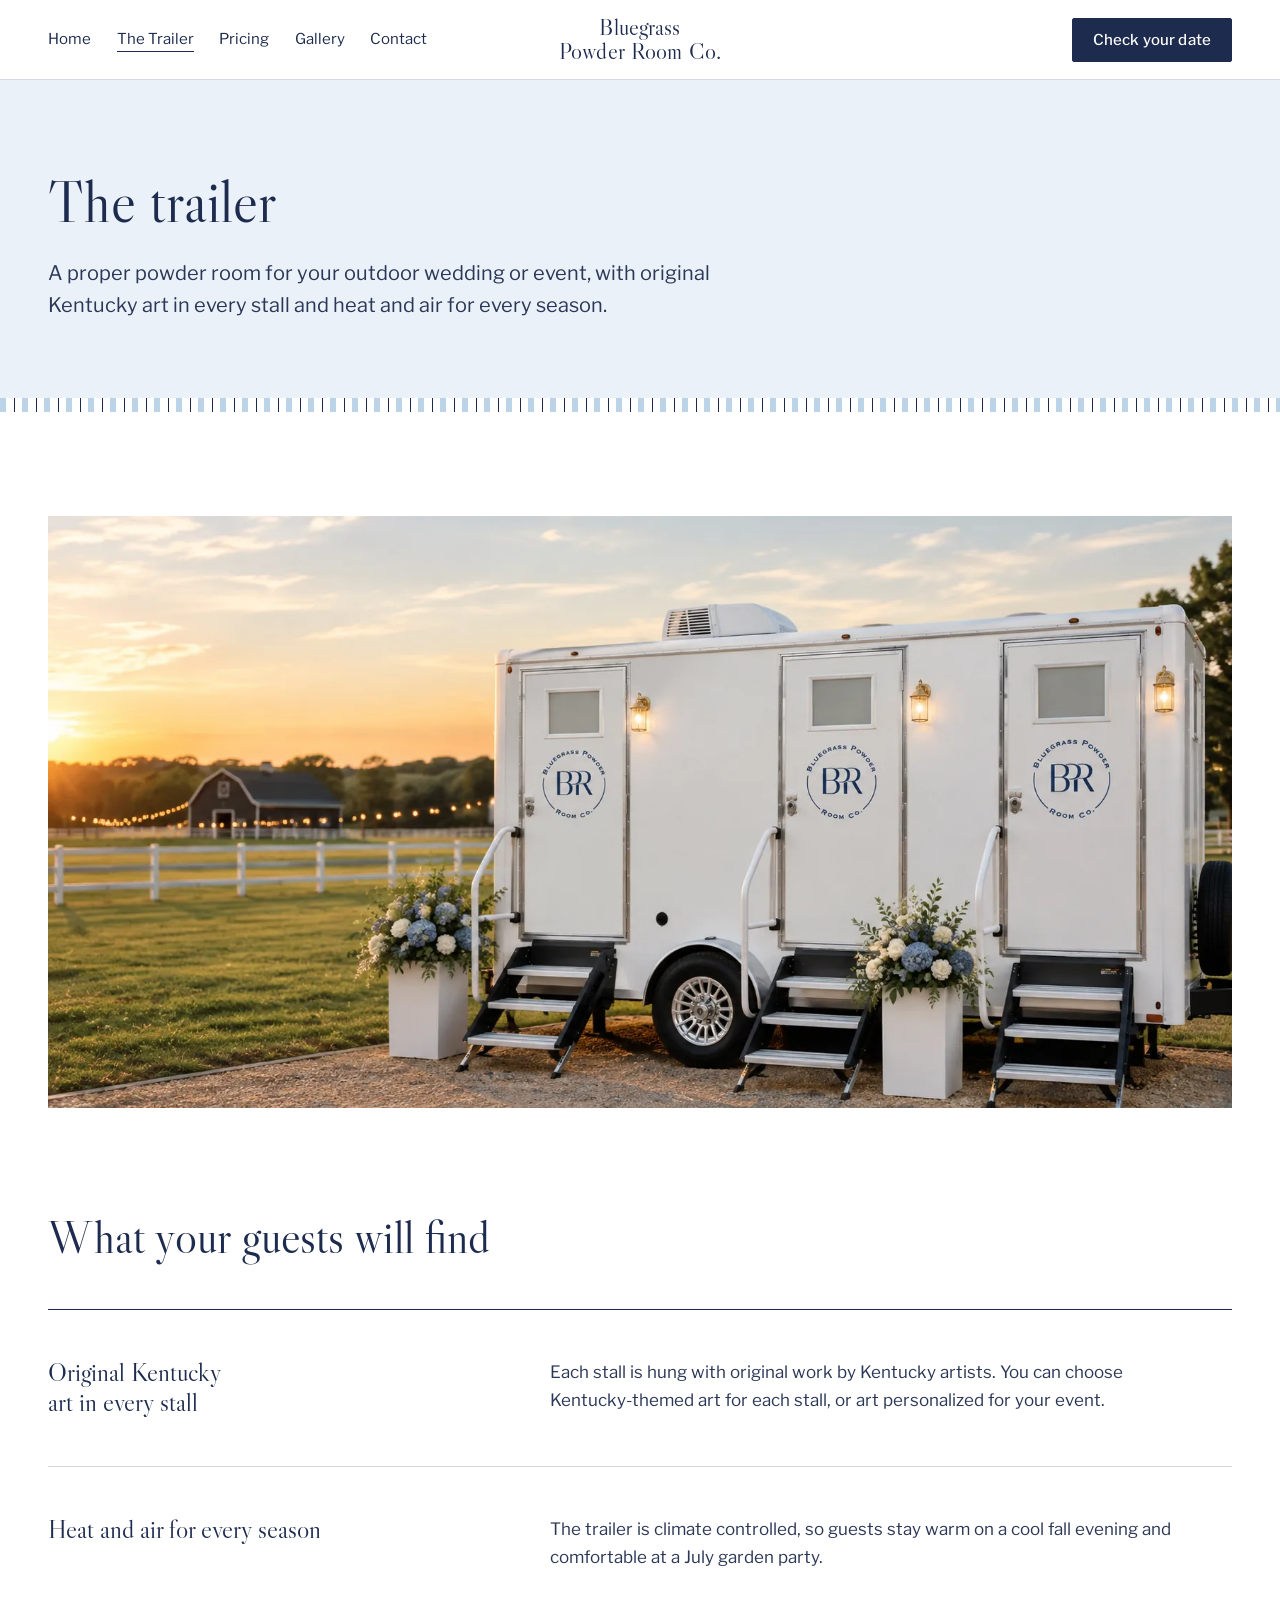
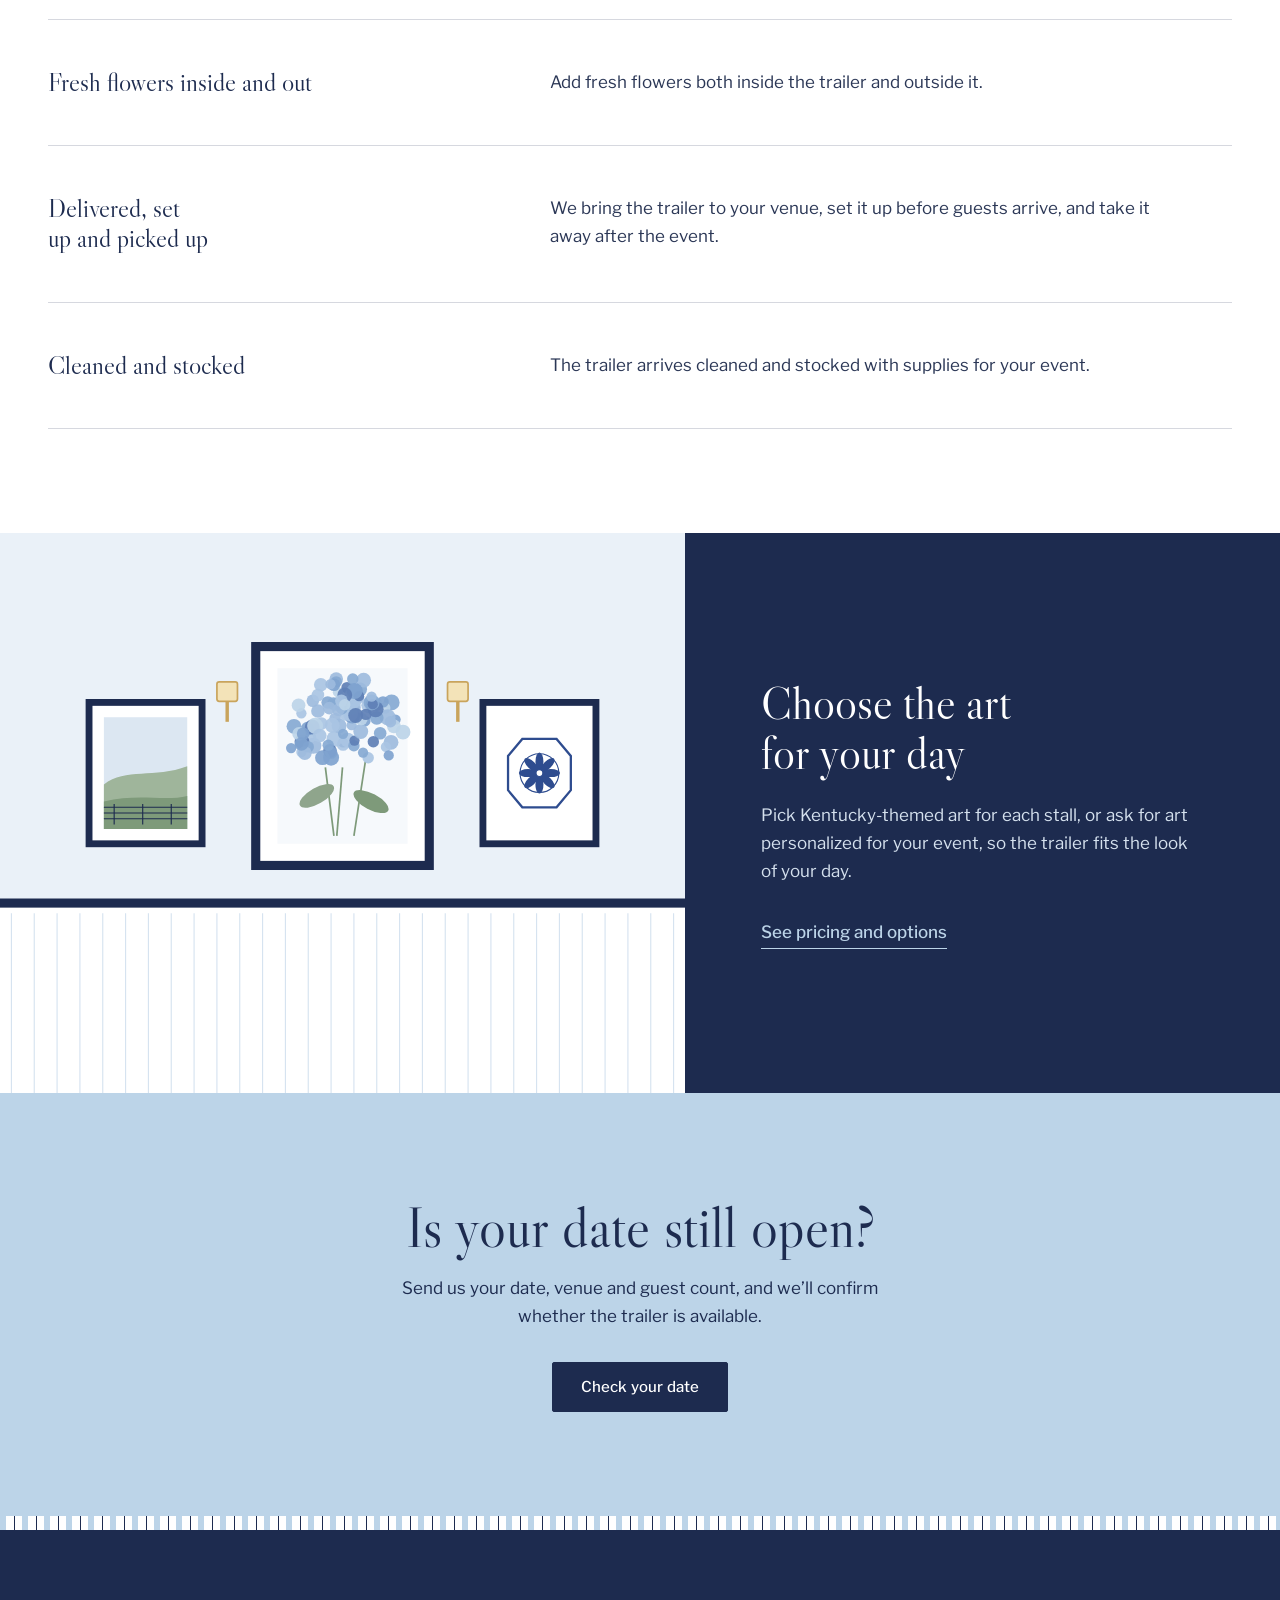
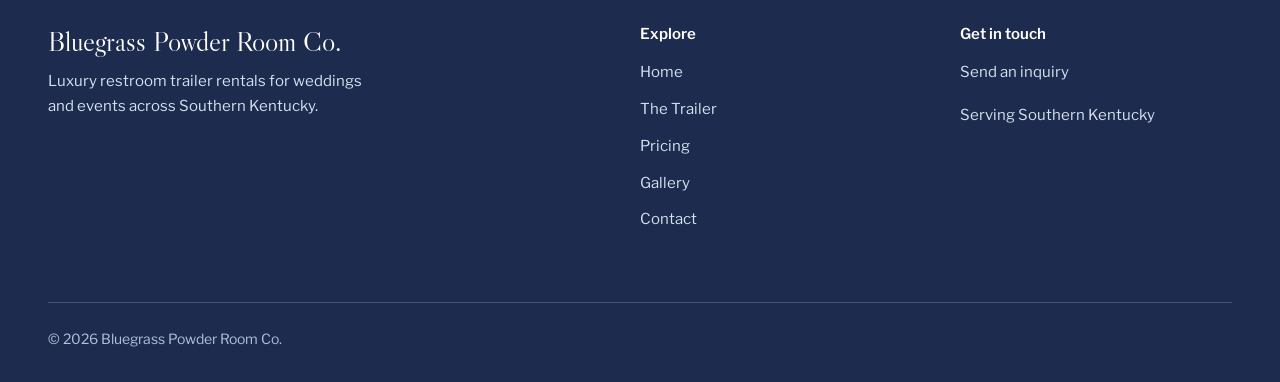
<file: trailer.html>
<!doctype html>
<html lang="en">
<head>
  <meta charset="utf-8">
  <meta name="viewport" content="width=device-width, initial-scale=1">
  <title>The Trailer | Bluegrass Powder Room Co.</title>
  <meta name="description" content="Inside our luxury restroom trailer: original Kentucky art in every stall, heat and air for every season, and delivery and setup across Southern Kentucky.">
  <meta property="og:title" content="The Trailer | Bluegrass Powder Room Co.">
  <meta property="og:description" content="Inside our luxury restroom trailer: original Kentucky art in every stall, heat and air for every season, and delivery and setup across Southern Kentucky.">
  <meta property="og:type" content="website">
  <meta name="theme-color" content="#1D2B4F">
  <link rel="icon" href="images/favicon.svg" type="image/svg+xml">
  <link rel="preconnect" href="https://fonts.googleapis.com">
  <link rel="preconnect" href="https://fonts.gstatic.com" crossorigin>
  <link rel="stylesheet" href="https://fonts.googleapis.com/css2?family=Libre+Caslon+Display&family=Libre+Franklin:wght@400;500;600&display=swap">
  <link rel="stylesheet" href="css/styles.css?v=20261015b">
  <script>
    /* Enable scroll reveals only when motion is welcome and the browser can run them.
       If site.js hasn't started within 3 seconds, show everything. */
    (function (root) {
      if (window.matchMedia && matchMedia("(prefers-reduced-motion: no-preference)").matches && "IntersectionObserver" in window) {
        root.classList.add("motion-ok");
        setTimeout(function () { if (!window.siteRevealReady) root.classList.remove("motion-ok"); }, 3000);
      }
    })(document.documentElement);
  </script>
  <script src="js/site.js?v=20261015b" defer></script>
</head><body>
  <a class="skip-link" href="#main">Skip to content</a>

  <header class="site-header">
    <div class="container site-header__inner">
      <button class="menu-toggle" type="button" aria-expanded="false" aria-controls="site-nav">
        <span class="menu-toggle__icon" aria-hidden="true"><span></span><span></span></span>
        <span class="menu-toggle__label">Menu</span>
      </button>
      <nav class="site-nav" id="site-nav" aria-label="Main">
        <ul class="site-nav__list">
          <li><a class="site-nav__link" href="index.html">Home</a></li>
          <li><a class="site-nav__link" href="trailer.html" aria-current="page">The Trailer</a></li>
          <li><a class="site-nav__link" href="pricing.html">Pricing</a></li>
          <li><a class="site-nav__link" href="gallery.html">Gallery</a></li>
          <li><a class="site-nav__link" href="contact.html">Contact</a></li>
          <li class="site-nav__item--mobile"><a class="btn btn--primary site-nav__cta" href="contact.html">Check your date</a></li>
        </ul>
      </nav>
      <a class="brand" href="index.html" aria-label="Bluegrass Powder Room Co. home">
        <span class="brand__line">Bluegrass</span>
        <span class="brand__line">Powder Room Co.</span>
      </a>
      <a class="btn header-cta" href="contact.html">Check your date</a>
    </div>
  </header>

  <main id="main">
    <section class="page-intro">
      <div class="container">
        <h1>The trailer</h1>
        <p class="lead">A proper powder room for your outdoor wedding or event, with original Kentucky art in every stall and heat and air for every season.</p>
      </div>
    </section>
    <div class="ticking" aria-hidden="true"></div>

    <section class="section" aria-label="Trailer photo">
      <div class="container">
        <figure class="wide-photo" data-reveal>
                    <picture>
            <source type="image/webp" srcset="images/hero-desktop-960.webp 960w, images/hero-desktop-1672.webp 1672w" sizes="100vw">
            <img src="images/hero-desktop-1672.jpg"
               srcset="images/hero-desktop-960.jpg 960w, images/hero-desktop-1672.jpg 1672w"
               sizes="100vw" width="1672" height="940"
               alt="White restroom trailer with three doors marked with the Bluegrass Powder Room Co. monogram, set on gravel with hydrangea planters at sunset" loading="lazy">
          </picture>
        </figure>
      </div>
    </section>

    <section class="section section--flush-top" aria-labelledby="details-title">
      <div class="container">
        <div class="section-head" data-reveal>
          <h2 id="details-title">What your guests will find</h2>
        </div>
        <div class="details" data-reveal-group>
          <div class="detail" data-reveal>
            <h3>Original Kentucky art in every stall</h3>
            <p>Each stall is hung with original work by Kentucky artists. You can choose Kentucky-themed art for each stall, or art personalized for your event.</p>
          </div>
          <div class="detail" data-reveal>
            <h3>Heat and air for every season</h3>
            <p>The trailer is climate controlled, so guests stay warm on a cool fall evening and comfortable at a July garden party.</p>
          </div>
          <div class="detail" data-reveal>
            <h3>Fresh flowers inside and out</h3>
            <p>Add fresh flowers both inside the trailer and outside it.</p>
          </div>
          <div class="detail" data-reveal>
            <h3>Delivered, set up and picked up</h3>
            <p>We bring the trailer to your venue, set it up before guests arrive, and take it away after the event.</p>
          </div>
          <div class="detail" data-reveal>
            <h3>Cleaned and stocked</h3>
            <p>The trailer arrives cleaned and stocked with supplies for your event.</p>
          </div>
        </div>
      </div>
    </section>

    <section class="split on-dark" aria-labelledby="art-title">
      <div class="split__media" data-reveal>
        <!-- REPLACE: illustration standing in for a real stall-interior photo (images/stall-interior.jpg). -->
        <img src="images/stall-art-illustration.svg" alt="" width="1200" height="1000" loading="lazy">
      </div>
      <div class="split__body" data-reveal>
        <h2 id="art-title">Choose the art for your day</h2>
        <p>Pick Kentucky-themed art for each stall, or ask for art personalized for your event, so the trailer fits the look of your day.</p>
        <a class="text-link" href="pricing.html">See pricing and options</a>
      </div>
    </section>

    <section class="section closer" aria-labelledby="closer-title">
      <div class="container" data-reveal>
        <h2 id="closer-title">Is your date still open?</h2>
        <p>Send us your date, venue and guest count, and we’ll confirm whether the trailer is available.</p>
        <a class="btn btn--primary" href="contact.html">Check your date</a>
      </div>
    </section>
  </main>

  <div class="ticking" aria-hidden="true"></div>
  <footer class="site-footer">
    <div class="container">
      <div class="site-footer__grid" data-reveal>
        <div>
          <p class="footer-brand">Bluegrass Powder Room Co.</p>
          <p class="footer-tagline">Luxury restroom trailer rentals for weddings and events across Southern Kentucky.</p>
        </div>
        <nav aria-label="Footer">
          <h2 class="footer-heading">Explore</h2>
          <ul class="footer-links">
            <li><a href="index.html">Home</a></li>
            <li><a href="trailer.html">The Trailer</a></li>
            <li><a href="pricing.html">Pricing</a></li>
            <li><a href="gallery.html">Gallery</a></li>
            <li><a href="contact.html">Contact</a></li>
          </ul>
        </nav>
        <div>
          <h2 class="footer-heading">Get in touch</h2>
          <ul class="footer-links">
            <li><a href="contact.html">Send an inquiry</a></li>
            <!-- CONTACT DETAILS: add once confirmed by the owner, for example:
            <li><a href="tel:+1XXXXXXXXXX">(XXX) XXX-XXXX</a></li>
            <li><a href="mailto:name@yourdomain.com">name@yourdomain.com</a></li>
            SOCIAL: add only for profiles that exist, for example:
            <li><a href="https://www.instagram.com/yourhandle">Instagram</a></li>
            -->
          </ul>
          <p class="footer-area">Serving Southern Kentucky</p>
        </div>
      </div>
      <p class="site-footer__base">&copy; 2026 Bluegrass Powder Room Co.</p>
    </div>
  </footer>
</body>
</html>
</file>
<file: css/styles.css>
/* ==========================================================================
   Bluegrass Powder Room Co.
   One stylesheet shared by every page.
   ========================================================================== */

/* ---------- Tokens ---------- */
:root {
  /* Brand colors */
  --powder: #BCD4E8;
  --navy: #1D2B4F;
  --navy-deep: #141F3B;
  --mist: #EAF1F8;
  --white: #FFFFFF;
  --ink: #2B3756;
  --muted: #4A5878;
  --on-navy: #D5E1EE;
  --rule: rgba(29, 43, 79, 0.18);
  --error: #A3242F;
  --error-bg: #FBEFF0;

  /* Type */
  --font-display: "Libre Caslon Display", "Libre Caslon Text", Georgia, "Times New Roman", serif;
  --font-body: "Libre Franklin", "Helvetica Neue", Arial, sans-serif;
  --fs-hero: clamp(2.5rem, 1.55rem + 2.7vw, 4.25rem);
  --fs-h1: clamp(2.5rem, 1.9rem + 2.2vw, 3.75rem);
  --fs-h2: clamp(2rem, 1.6rem + 1.6vw, 3rem);
  --fs-h3: clamp(1.375rem, 1.25rem + 0.45vw, 1.625rem);
  --fs-price: clamp(2.5rem, 2.1rem + 1.4vw, 3.25rem);
  --fs-lead: clamp(1.125rem, 1.06rem + 0.3vw, 1.25rem);
  --fs-body: 1.0625rem;
  --fs-small: 0.9375rem;
  --fs-caption: 0.875rem;

  /* Spacing (4px base) */
  --sp-1: 4px;
  --sp-2: 8px;
  --sp-3: 12px;
  --sp-4: 16px;
  --sp-5: 24px;
  --sp-6: 32px;
  --sp-7: 48px;
  --sp-8: 64px;
  --sp-9: 96px;
  --section-y: clamp(64px, 40px + 5vw, 128px);

  /* Layout */
  --container: 1200px;
  --gutter: clamp(20px, 4vw, 48px);
  --header-h: 64px;
  --btn-h: 50px;

  /* Motion */
  --dur-fast: 160ms;
  --dur-base: 280ms;
  --dur-reveal: 640ms;
  --ease-std: cubic-bezier(0.4, 0, 0.2, 1);
  --ease-out: cubic-bezier(0.22, 1, 0.36, 1);
  --rise: 14px;
  --ease: var(--dur-fast) var(--ease-std);
}

@media (min-width: 1024px) {
  :root { --header-h: 80px; }
}

/* ---------- Base ---------- */
*, *::before, *::after { box-sizing: border-box; }

html {
  -webkit-text-size-adjust: 100%;
  scroll-padding-top: calc(var(--header-h) + var(--sp-5));
}

@media (prefers-reduced-motion: no-preference) {
  html { scroll-behavior: smooth; }
}

body {
  margin: 0;
  font-family: var(--font-body);
  font-size: var(--fs-body);
  font-weight: 400;
  line-height: 1.65;
  color: var(--ink);
  background: var(--white);
  -webkit-font-smoothing: antialiased;
  overflow-x: clip;
}

img, svg { display: block; max-width: 100%; }
picture { display: block; }
img { height: auto; }

h1, h2, h3 {
  margin: 0;
  font-family: var(--font-display);
  font-weight: 400;
  line-height: 1.08;
  color: var(--navy);
  text-wrap: balance;
}

p { margin: 0; text-wrap: pretty; }
ul, ol { margin: 0; padding: 0; list-style: none; }
a { color: inherit; }

:focus-visible {
  outline: 2px solid var(--focus, var(--navy));
  outline-offset: 3px;
}

.on-dark { --focus: var(--white); color: var(--white); }
.on-dark h1, .on-dark h2 { color: var(--white); }

.visually-hidden {
  position: absolute !important;
  width: 1px; height: 1px;
  overflow: hidden;
  clip: rect(0 0 0 0);
  white-space: nowrap;
}

.skip-link {
  position: absolute;
  left: var(--gutter);
  top: -100px;
  z-index: 100;
  padding: var(--sp-3) var(--sp-4);
  background: var(--navy);
  color: var(--white);
  font-weight: 500;
  text-decoration: none;
}
.skip-link:focus { top: var(--sp-3); }

/* ---------- Layout ---------- */
.container {
  width: 100%;
  max-width: calc(var(--container) + 2 * var(--gutter));
  margin-inline: auto;
  padding-inline: var(--gutter);
}

.section { padding-block: var(--section-y); }
.section--mist { background: var(--mist); }
.section--flush-top { padding-top: 0; }

.section-head {
  display: grid;
  gap: var(--sp-4);
  margin-bottom: var(--sp-7);
}
.section-head h2 { font-size: var(--fs-h2); max-width: 18ch; }
.section-head p { max-width: 52ch; }

.lead {
  font-size: var(--fs-lead);
  line-height: 1.6;
  max-width: 48ch;
}

.ticking {
  height: 14px;
  background: repeating-linear-gradient(
    90deg,
    var(--powder) 0 6px,
    var(--white) 6px 14px,
    var(--navy) 14px 15px,
    var(--white) 15px 22px
  );
}

/* ---------- Buttons and links ---------- */
.btn {
  display: inline-flex;
  align-items: center;
  justify-content: center;
  min-height: var(--btn-h);
  padding: 0 28px;
  border: 1px solid transparent;
  border-radius: 2px;
  font: 500 var(--fs-small)/1.2 var(--font-body);
  letter-spacing: 0.01em;
  text-align: center;
  text-decoration: none;
  cursor: pointer;
  transition:
    background-color var(--ease),
    color var(--ease),
    border-color var(--ease),
    transform var(--dur-base) var(--ease-out);
}
@media (hover: hover) {
  .btn--primary:hover, .btn--light:hover { transform: translateY(-1px); }
}
.btn:active { transform: translateY(0); transition-duration: 60ms; }
.btn[disabled] { opacity: 0.6; cursor: not-allowed; transform: none; }

.btn--primary { background: var(--navy); color: var(--white); border-color: var(--navy); }
.btn--primary:hover { background: var(--navy-deep); border-color: var(--navy-deep); }

.btn--light { background: var(--powder); color: var(--navy); border-color: var(--powder); }
.btn--light:hover { background: var(--white); border-color: var(--white); }

.btn--outline { background: transparent; color: var(--navy); border-color: currentColor; }
.btn--outline:hover { background: var(--navy); color: var(--white); border-color: var(--navy); }
.on-dark .btn--outline { color: var(--white); }
.on-dark .btn--outline:hover { background: var(--white); color: var(--navy); border-color: var(--white); }

.btn-row { display: flex; flex-wrap: wrap; gap: var(--sp-3); }

.text-link {
  font-weight: 500;
  color: var(--navy);
  text-decoration: none;
  padding-bottom: 3px;
  background: linear-gradient(currentColor, currentColor) 0 100% / 100% 1px no-repeat;
  transition: background-size var(--dur-base) var(--ease-out), color var(--ease);
}
.text-link:hover { background-size: 100% 2px; }

/* Underline that draws in from the left on hover; used by nav and footer links */
.site-nav__link, .footer-links a { position: relative; }
.site-nav__link::after, .footer-links a::after {
  content: "";
  position: absolute;
  left: 0;
  right: 0;
  bottom: var(--underline-y, 10px);
  height: 1px;
  background: currentColor;
  transform: scaleX(0);
  transform-origin: right;
  transition: transform var(--dur-base) var(--ease-out);
}
.site-nav__link:hover::after, .footer-links a:hover::after {
  transform: scaleX(1);
  transform-origin: left;
}
.site-nav__link[aria-current="page"]::after { transform: scaleX(1); }

/* ---------- Header ---------- */
.site-header {
  position: fixed;
  inset: 0 0 auto;
  z-index: 50;
  height: var(--header-h);
  background: var(--white);
  color: var(--navy);
  border-bottom: 1px solid var(--rule);
  transition:
    background-color var(--dur-base) var(--ease-std),
    color var(--dur-base) var(--ease-std),
    border-color var(--dur-base) var(--ease-std);
}

/* Home page: transparent over the hero photo until the visitor scrolls */
.site-header--overlay:not(.is-scrolled):not(.is-open) {
  background: transparent;
  color: var(--white);
  border-bottom-color: transparent;
  --focus: var(--white);
}

.site-header__inner {
  height: 100%;
  display: grid;
  /* Equal side columns keep the brand centered on the viewport */
  grid-template-columns: 1fr auto 1fr;
  align-items: center;
  gap: var(--sp-4);
}

.brand {
  grid-column: 2;
  grid-row: 1;
  display: block;
  text-align: center;
  text-decoration: none;
  font-family: var(--font-display);
  font-size: 1.1875rem;
  line-height: 1.02;
  letter-spacing: 0.005em;
  white-space: nowrap;
}
.brand__line { display: block; }
@media (min-width: 1024px) {
  .brand { font-size: 1.4375rem; }
}

.site-nav { grid-column: 1; grid-row: 1; justify-self: start; }
.site-nav__list { display: flex; align-items: center; gap: clamp(18px, 2vw, 28px); }
.site-nav__link {
  display: inline-flex;
  align-items: center;
  min-height: 44px;
  font-size: var(--fs-small);
  text-decoration: none;
}
.site-nav__item--mobile { display: none; }

.header-cta {
  grid-column: 3;
  grid-row: 1;
  justify-self: end;
  min-height: 44px;
  padding: 0 20px;
  background: var(--navy);
  color: var(--white);
  border-color: var(--navy);
}
.header-cta:hover { background: var(--navy-deep); border-color: var(--navy-deep); }
.header-cta { transition: background-color var(--dur-base) var(--ease-std), color var(--dur-base) var(--ease-std), border-color var(--dur-base) var(--ease-std), transform var(--dur-base) var(--ease-out); }
.site-header--overlay:not(.is-scrolled):not(.is-open) .header-cta {
  background: transparent;
  color: var(--white);
  border-color: rgba(255, 255, 255, 0.85);
}
.site-header--overlay:not(.is-scrolled):not(.is-open) .header-cta:hover {
  background: var(--white);
  color: var(--navy);
}

.menu-toggle { display: none; }

@media (max-width: 1023px) {
  .menu-toggle {
    grid-column: 1;
    grid-row: 1;
    justify-self: start;
    display: inline-flex;
    align-items: center;
    gap: var(--sp-3);
    min-height: 44px;
    min-width: 44px;
    padding: 0 var(--sp-2) 0 0;
    border: 0;
    background: none;
    color: inherit;
    font: 500 var(--fs-small)/1 var(--font-body);
    cursor: pointer;
  }
  .menu-toggle__icon { position: relative; width: 22px; height: 12px; }
  .menu-toggle__icon span {
    position: absolute;
    left: 0;
    width: 100%;
    height: 1.5px;
    background: currentColor;
    transition: transform var(--ease), top var(--ease);
  }
  .menu-toggle__icon span:first-child { top: 0; }
  .menu-toggle__icon span:last-child { top: 10px; }
  .is-open .menu-toggle__icon span:first-child { top: 5px; transform: rotate(45deg); }
  .is-open .menu-toggle__icon span:last-child { top: 5px; transform: rotate(-45deg); }

  .site-nav {
    visibility: hidden;
    opacity: 0;
    transform: translateY(-8px);
    transition:
      opacity var(--dur-fast) var(--ease-std),
      transform var(--dur-fast) var(--ease-std),
      visibility 0s linear var(--dur-fast);
    justify-self: stretch;
    position: absolute;
    top: 100%;
    left: 0;
    right: 0;
    max-height: calc(100vh - var(--header-h));
    max-height: calc(100dvh - var(--header-h));
    overflow-y: auto;
    background: var(--white);
    color: var(--navy);
    border-bottom: 1px solid var(--rule);
    box-shadow: 0 24px 40px -32px rgba(20, 31, 59, 0.45);
  }
  .is-open .site-nav {
    visibility: visible;
    opacity: 1;
    transform: none;
    transition:
      opacity var(--dur-base) var(--ease-out),
      transform var(--dur-base) var(--ease-out),
      visibility 0s;
  }
  .site-nav__list {
    flex-direction: column;
    align-items: stretch;
    gap: 0;
    padding: var(--sp-2) var(--gutter) var(--sp-6);
  }
  .site-nav__item--mobile { display: block; }
  .site-nav__link {
    display: flex;
    min-height: 56px;
    font-size: var(--fs-body);
    border-bottom: 1px solid var(--rule);
  }
  .site-nav__cta { width: 100%; margin-top: var(--sp-5); }
  .site-nav__link::after { display: none; }
  .site-nav__link[aria-current="page"] { text-decoration: underline; text-underline-offset: 6px; text-decoration-thickness: 1px; }
}

@media (max-width: 399px) {
  /* Icon only on the narrowest phones so the brand stays centered; the label remains for screen readers */
  .menu-toggle__label { position: absolute; width: 1px; height: 1px; overflow: hidden; clip: rect(0 0 0 0); white-space: nowrap; }
}

@media (max-width: 559px) {
  .header-cta { display: none; }
  .brand { font-size: 1.0625rem; }
}

/* ---------- Hero (home) ---------- */
.hero {
  position: relative;
  isolation: isolate;
  display: flex;
  align-items: flex-end;
  min-height: 600px;
  height: 92vh;
  height: 92svh;
  max-height: 960px;
  overflow: hidden;
  background: var(--navy);
}

.hero__media { position: absolute; inset: 0; z-index: -2; }
.hero__media picture { height: 100%; }
.hero__media img {
  width: 100%;
  height: 100%;
  object-fit: cover;
  object-position: 100% 50%;
}

/* Shade only where the text sits: a soft band under the header and a wash on the left */
.hero::before {
  content: "";
  position: absolute;
  inset: 0;
  z-index: -1;
  background:
    linear-gradient(180deg, rgba(20, 31, 59, 0.42) 0, rgba(20, 31, 59, 0) 180px),
    linear-gradient(90deg, rgba(20, 31, 59, 0.66) 0, rgba(20, 31, 59, 0.52) 36%, rgba(20, 31, 59, 0) 60%),
    linear-gradient(0deg, rgba(20, 31, 59, 0.3) 0, rgba(20, 31, 59, 0) 30%);
}

.hero__content { padding-block: calc(var(--header-h) + var(--sp-8)) clamp(48px, 9vh, 104px); }
.hero__title { font-size: var(--fs-hero); line-height: 1.02; max-width: 11.5ch; }
.hero__text { margin-top: var(--sp-5); font-size: var(--fs-lead); line-height: 1.55; max-width: 34ch; }
.hero .btn-row { margin-top: var(--sp-6); }

@media (max-width: 1023px) {
  .hero__media img { object-position: 80% 50%; }
  .hero::before {
    background:
      linear-gradient(180deg, rgba(20, 31, 59, 0.45) 0, rgba(20, 31, 59, 0) 140px),
      linear-gradient(0deg, rgba(20, 31, 59, 0.82) 0, rgba(20, 31, 59, 0.5) 38%, rgba(20, 31, 59, 0) 66%);
  }
}

/* Small laptops: the photo crops in far enough that the headline meets the trailer,
   so the wash on the left is deeper and the headline a step smaller */
@media (min-width: 860px) and (max-width: 1279px) and (orientation: landscape) {
  .hero::before {
    background:
      linear-gradient(180deg, rgba(20, 31, 59, 0.42) 0, rgba(20, 31, 59, 0) 180px),
      linear-gradient(90deg, rgba(20, 31, 59, 0.84) 0, rgba(20, 31, 59, 0.7) 40%, rgba(20, 31, 59, 0) 68%),
      linear-gradient(0deg, rgba(20, 31, 59, 0.3) 0, rgba(20, 31, 59, 0) 30%);
  }
  .hero__title { font-size: clamp(2.5rem, 1rem + 3vw, 3.25rem); }
}

/* Tablet and phone: the portrait photo sits on top and the copy follows on navy.
   The hero <picture> in index.html switches photos on this same query. */
@media (max-width: 859px), (orientation: portrait) and (max-width: 1279px) {
  .hero { display: block; height: auto; min-height: 0; max-height: none; }
  .hero__media { position: relative; inset: auto; aspect-ratio: 4 / 3; max-height: 60svh; width: 100%; }
  /* Frames the portrait photo on the trailer: a little sky above, the planters below */
  .hero__media img { object-position: 50% 66%; }
  .hero::before { background: linear-gradient(180deg, rgba(20, 31, 59, 0.5) 0, rgba(20, 31, 59, 0) 140px); }
  .hero__content { padding-block: var(--sp-7) var(--sp-8); }
}
@media (max-width: 599px) {
  /* Phones show the whole portrait photo at its own proportions (1122 × 1402), uncropped */
  .hero__media { aspect-ratio: 1122 / 1402; max-height: none; }
  .hero__media img { object-position: 50% 50%; }
  .hero__title { font-size: clamp(2rem, 1.35rem + 3vw, 2.5rem); line-height: 1.08; max-width: none; }
  .hero__content { padding-block: var(--sp-6) var(--sp-7); }
  .hero__text { margin-top: var(--sp-3); font-size: 1.0625rem; max-width: 36ch; }
  .hero .btn-row { margin-top: var(--sp-5); }
  .hero .btn-row .btn { flex: 1 1 auto; padding-inline: var(--sp-4); }
}

/* ---------- Page intro (inner pages) ---------- */
.page-intro {
  padding-top: calc(var(--header-h) + clamp(56px, 7vw, 112px));
  padding-bottom: clamp(48px, 6vw, 88px);
  background: var(--mist);
}
.page-intro h1 { font-size: var(--fs-h1); max-width: 16ch; }
.page-intro .lead { margin-top: var(--sp-5); }

/* ---------- Features ---------- */
.features {
  display: grid;
  grid-template-columns: repeat(4, minmax(0, 1fr));
  gap: var(--sp-7) var(--sp-6);
}
.feature { border-top: 1px solid var(--navy); padding-top: var(--sp-5); }
.feature__icon {
  width: 32px;
  height: 32px;
  margin-bottom: var(--sp-5);
  fill: none;
  stroke: var(--navy);
  stroke-width: 1.5;
  stroke-linecap: round;
  stroke-linejoin: round;
}
.feature__title { font-size: var(--fs-h3); line-height: 1.15; }
.feature__text { margin-top: var(--sp-3); font-size: 1rem; color: var(--muted); max-width: 32ch; }

/* Subgrid keeps icons, titles and descriptions on shared rows even when a title wraps */
@supports (grid-template-rows: subgrid) {
  .feature { display: grid; grid-row: span 3; grid-template-rows: subgrid; row-gap: 0; }
}
@media (max-width: 1023px) {
  .features { grid-template-columns: repeat(2, minmax(0, 1fr)); }
}
@media (max-width: 599px) {
  .features { grid-template-columns: 1fr; gap: var(--sp-6); }
}

/* ---------- Split: image beside navy text ---------- */
.split {
  display: grid;
  grid-template-columns: minmax(0, 1.15fr) minmax(0, 1fr);
  background: var(--navy);
}
.split__media { position: relative; min-height: 560px; background: var(--mist); }
.split__media img {
  position: absolute;
  inset: 0;
  width: 100%;
  height: 100%;
  object-fit: cover;
}
.split__body {
  display: flex;
  flex-direction: column;
  justify-content: center;
  align-items: flex-start;
  padding: var(--section-y) clamp(24px, 6vw, 96px);
}
.split__body h2 { font-size: var(--fs-h2); max-width: 14ch; }
.split__body p { margin-top: var(--sp-5); color: var(--on-navy); max-width: 42ch; }
.split__body .text-link { margin-top: var(--sp-6); color: var(--powder); }

@media (max-width: 859px) {
  .split { grid-template-columns: 1fr; }
  .split__media { min-height: 0; aspect-ratio: 4 / 3; }
  .split__body { padding: var(--sp-8) var(--gutter); }
}

/* ---------- Rental pricing and options ---------- */
.rental {
  display: grid;
  grid-template-columns: minmax(0, 1fr) minmax(0, 1.2fr);
  grid-template-areas: "intro options" "cta options";
  grid-template-rows: auto 1fr;
  gap: 0 var(--sp-9);
}
.rental__intro { grid-area: intro; }
.rental__intro h2 { font-size: var(--fs-h2); max-width: 13ch; }
.rental__price {
  display: grid;
  gap: var(--sp-2);
  margin-top: var(--sp-6);
  padding-top: var(--sp-5);
  border-top: 1px solid var(--rule);
}
.rental__price-label { font-size: var(--fs-small); font-weight: 500; color: var(--muted); }
.rental__price-amount {
  font-family: var(--font-display);
  font-size: clamp(3.5rem, 2.5rem + 3.4vw, 5.75rem);
  line-height: 0.95;
  color: var(--navy);
}
.rental__text { margin-top: var(--sp-4); max-width: 34ch; color: var(--muted); }
.rental__cta { grid-area: cta; margin-top: var(--sp-6); }
.rental__options { grid-area: options; border-top: 1px solid var(--navy); }
.rental-option {
  display: grid;
  grid-template-columns: minmax(0, 0.9fr) minmax(0, 1.1fr);
  gap: var(--sp-2) var(--sp-6);
  align-items: baseline;
  padding-block: var(--sp-6);
  border-bottom: 1px solid var(--rule);
}
.rental-option__name { font-size: var(--fs-h3); line-height: 1.15; }
.rental-option p { color: var(--muted); }

@media (max-width: 859px) {
  .rental { grid-template-columns: minmax(0, 1fr); grid-template-areas: "intro" "options" "cta"; grid-template-rows: none; }
  .rental__options { margin-top: var(--sp-7); }
  .rental__cta { margin-top: var(--sp-7); }
}
@media (max-width: 559px) {
  .rental__intro h2 { max-width: none; }
  .rental__price { margin-top: var(--sp-5); }
  .rental__price-amount { font-size: clamp(3rem, 2.2rem + 4vw, 3.75rem); }
  .rental__options { margin-top: var(--sp-6); }
  .rental-option { grid-template-columns: minmax(0, 1fr); gap: var(--sp-1); padding-block: var(--sp-4); }
  .rental-option__name { font-size: 1.3125rem; }
  .rental__cta { margin-top: var(--sp-6); }
  .rental__cta .btn { width: 100%; }
}

/* ---------- Events ---------- */
.events {
  display: grid;
  grid-template-columns: minmax(0, 1fr) minmax(0, 1fr);
  gap: var(--sp-8);
  align-items: start;
}
.events h2 { font-size: var(--fs-h2); max-width: 14ch; }
.events p { margin-top: var(--sp-5); max-width: 42ch; }
.event-list { border-top: 1px solid var(--navy); }
.event-list li {
  padding-block: var(--sp-4);
  border-bottom: 1px solid var(--rule);
  font-family: var(--font-display);
  font-size: clamp(1.375rem, 1.2rem + 0.6vw, 1.75rem);
  line-height: 1.2;
  color: var(--navy);
}
@media (max-width: 859px) {
  .events { grid-template-columns: 1fr; gap: var(--sp-7); }
}

/* ---------- Detail list (trailer + pricing pages) ---------- */
.details { border-top: 1px solid var(--navy); }
.detail {
  display: grid;
  grid-template-columns: minmax(0, 1fr) minmax(0, 1.5fr);
  gap: var(--sp-3) var(--sp-7);
  padding-block: var(--sp-7);
  border-bottom: 1px solid var(--rule);
}
.detail h2, .detail h3 { font-size: var(--fs-h3); line-height: 1.15; max-width: 18ch; }
.detail p { max-width: 52ch; }
@media (max-width: 767px) {
  .detail { grid-template-columns: 1fr; padding-block: var(--sp-6); }
}

/* ---------- Wide photo ---------- */
.wide-photo { margin: 0; overflow: hidden; }
.wide-photo img, .gallery-grid img { transition: transform 480ms var(--ease-out); }
.gallery-grid > * { overflow: hidden; }
@media (hover: hover) {
  .wide-photo:hover img, .gallery-grid > *:hover img { transform: scale(1.025); }
}
.wide-photo img {
  width: 100%;
  aspect-ratio: 16 / 8;
  object-fit: cover;
  object-position: 72% 55%;
}
@media (max-width: 767px) {
  .wide-photo img { aspect-ratio: 4 / 3; object-position: 76% 50%; }
}

/* ---------- Gallery ---------- */
.gallery-grid {
  display: grid;
  grid-template-columns: repeat(3, minmax(0, 1fr));
  gap: var(--sp-4);
}
.gallery-grid img { width: 100%; aspect-ratio: 4 / 5; object-fit: cover; }
@media (max-width: 767px) { .gallery-grid { grid-template-columns: repeat(2, minmax(0, 1fr)); } }

.empty-state { display: grid; gap: var(--sp-5); justify-items: start; }
.empty-state h2 { font-size: var(--fs-h2); max-width: 18ch; }
.empty-state p { max-width: 50ch; }

/* ---------- Closing CTA ---------- */
.closer { background: var(--powder); text-align: center; }
.closer h2 { font-size: clamp(2.25rem, 1.6rem + 2.4vw, 3.75rem); margin-inline: auto; max-width: 16ch; }
.closer p { margin: var(--sp-4) auto 0; max-width: 44ch; color: var(--navy); }
.closer .btn { margin-top: var(--sp-6); }

/* ---------- Contact ---------- */
.contact-grid {
  display: grid;
  grid-template-columns: minmax(0, 1.6fr) minmax(0, 1fr);
  gap: clamp(48px, 7vw, 112px);
  align-items: start;
}

.form { display: grid; gap: var(--sp-5); }
.form__row { display: grid; grid-template-columns: repeat(2, minmax(0, 1fr)); gap: var(--sp-5); }
.field { display: grid; gap: var(--sp-2); align-content: start; }
.field label, .fieldset legend { font-size: var(--fs-small); font-weight: 500; color: var(--navy); }
.field .optional { font-weight: 400; color: var(--muted); }

.form input:not([type="radio"]):not([type="checkbox"]),
.form select,
.form textarea {
  width: 100%;
  min-height: 52px;
  padding: 12px 14px;
  border: 1px solid #8494AF;
  border-radius: 2px;
  background: var(--white);
  color: var(--ink);
  font: inherit;
}
.form select {
  appearance: none;
  padding-right: 40px;
  background-image: url("data:image/svg+xml,%3Csvg xmlns='http://www.w3.org/2000/svg' width='12' height='8' viewBox='0 0 12 8'%3E%3Cpath d='M1 1l5 5 5-5' fill='none' stroke='%231D2B4F' stroke-width='1.5'/%3E%3C/svg%3E");
  background-repeat: no-repeat;
  background-position: right 16px center;
}
.form textarea { min-height: 140px; resize: vertical; }
.form input:not([type="radio"]):not([type="checkbox"]), .form select, .form textarea { transition: border-color var(--ease), box-shadow var(--ease); }
.form input:not([type="radio"]):not([type="checkbox"]):hover, .form select:hover, .form textarea:hover { border-color: var(--navy); }
.form [aria-invalid="true"] { border-color: var(--error); box-shadow: inset 0 0 0 1px var(--error); }
.field__error { font-size: var(--fs-caption); color: var(--error); font-weight: 500; }

.fieldset { margin: 0; padding: 0; border: 0; min-width: 0; }
.fieldset legend { padding: 0; margin-bottom: var(--sp-2); }
.choices { display: grid; grid-template-columns: repeat(2, minmax(0, 1fr)); gap: var(--sp-3); }
.choices--three { grid-template-columns: repeat(3, minmax(0, 1fr)); }
.choice {
  display: flex;
  align-items: center;
  gap: var(--sp-3);
  min-height: 52px;
  padding: 12px 14px;
  border: 1px solid var(--rule);
  border-radius: 2px;
  cursor: pointer;
  transition: border-color var(--ease), background-color var(--ease);
}
.choice:hover { border-color: var(--navy); }
.choice input { width: 18px; height: 18px; margin: 0; accent-color: var(--navy); flex: none; }
.choice:has(input:checked) { border-color: var(--navy); background: var(--mist); }
.choice:has(input:focus-visible) { outline: 2px solid var(--navy); outline-offset: 2px; }

.honeypot { display: none; }

.form__submit { display: flex; flex-wrap: wrap; align-items: center; gap: var(--sp-4); }

.form-status {
  padding: var(--sp-4) var(--sp-5);
  border-left: 3px solid var(--navy);
  background: var(--mist);
  color: var(--navy);
  font-weight: 500;
}
.form-status { animation: fade-rise var(--dur-base) var(--ease-out); }
.form-status--error { border-left-color: var(--error); background: var(--error-bg); color: var(--error); }
.form-status:focus { outline: none; }

.next-steps h2 { font-size: var(--fs-h3); }
.steps { counter-reset: step; margin-top: var(--sp-5); border-top: 1px solid var(--navy); }
.steps li {
  counter-increment: step;
  display: grid;
  grid-template-columns: 2rem 1fr;
  gap: var(--sp-3);
  padding-block: var(--sp-5);
  border-bottom: 1px solid var(--rule);
}
.steps li::before {
  content: counter(step);
  font-family: var(--font-display);
  font-size: 1.5rem;
  line-height: 1.1;
  color: var(--navy);
}
.steps strong { display: block; color: var(--navy); font-weight: 500; }
.steps p { margin-top: var(--sp-1); font-size: var(--fs-small); color: var(--muted); }

@media (max-width: 859px) {
  .contact-grid { grid-template-columns: 1fr; }
}
@media (max-width: 559px) {
  .form__row, .choices { grid-template-columns: 1fr; }
  .form__submit .btn { width: 100%; }
}

/* ---------- Footer ---------- */
.site-footer {
  padding-block: var(--sp-9) var(--sp-6);
  background: var(--navy);
  color: var(--on-navy);
  font-size: var(--fs-small);
  --focus: var(--white);
}
.site-footer__grid {
  display: grid;
  grid-template-columns: minmax(0, 2fr) minmax(0, 1fr) minmax(0, 1fr);
  gap: var(--sp-7);
}
.footer-brand { font-family: var(--font-display); font-size: 1.75rem; line-height: 1.1; color: var(--white); }
.footer-tagline { margin-top: var(--sp-3); max-width: 34ch; }
.footer-heading {
  margin-bottom: var(--sp-3);
  font-family: var(--font-body);
  font-size: var(--fs-small);
  font-weight: 600;
  color: var(--white);
}
.footer-links a {
  --underline-y: 4px;
  display: inline-block;
  padding-block: 6px;
  text-decoration: none;
}
.footer-area { margin-top: var(--sp-3); }
.site-footer__base {
  margin-top: var(--sp-8);
  padding-top: var(--sp-5);
  border-top: 1px solid rgba(188, 212, 232, 0.25);
  font-size: var(--fs-caption);
  color: #AFC2D8;
}
@media (max-width: 767px) {
  .site-footer { padding-top: var(--sp-8); }
  .site-footer__grid { grid-template-columns: 1fr 1fr; }
  .site-footer__grid > :first-child { grid-column: 1 / -1; }
}

/* ---------- Motion ---------- */
@keyframes fade-rise {
  from { opacity: 0; transform: translateY(var(--rise)); }
  to { opacity: 1; transform: none; }
}

@media (prefers-reduced-motion: no-preference) {
  /* One orchestrated entrance per page: the hero copy, or the inner-page title */
  .hero__title, .hero__text, .hero .btn-row,
  .page-intro h1, .page-intro .lead {
    animation: fade-rise var(--dur-reveal) var(--ease-out) both;
  }
  .hero__title { animation-delay: 120ms; }
  .hero__text { animation-delay: 220ms; }
  .hero .btn-row { animation-delay: 320ms; }
  .page-intro h1 { animation-delay: 60ms; }
  .page-intro .lead { animation-delay: 150ms; }

  /* Crossfade between pages where the browser supports cross-document view transitions */
  @view-transition { navigation: auto; }
  ::view-transition-old(root),
  ::view-transition-new(root) {
    animation-duration: 200ms;
    animation-timing-function: ease;
  }
}

/* Scroll reveals. .motion-ok is only added when JavaScript, IntersectionObserver and
   motion are all available, and is removed again if site.js fails to start, so content
   can never stay hidden. */
.motion-ok [data-reveal] {
  opacity: 0;
  transform: translateY(var(--rise));
}
.motion-ok [data-reveal].is-visible {
  opacity: 1;
  transform: none;
  transition:
    opacity var(--dur-reveal) var(--ease-out) var(--reveal-delay, 0ms),
    transform var(--dur-reveal) var(--ease-out) var(--reveal-delay, 0ms);
}

@media (prefers-reduced-motion: reduce) {
  *, *::before, *::after {
    transition: none !important;
    animation: none !important;
  }
}
</file>
